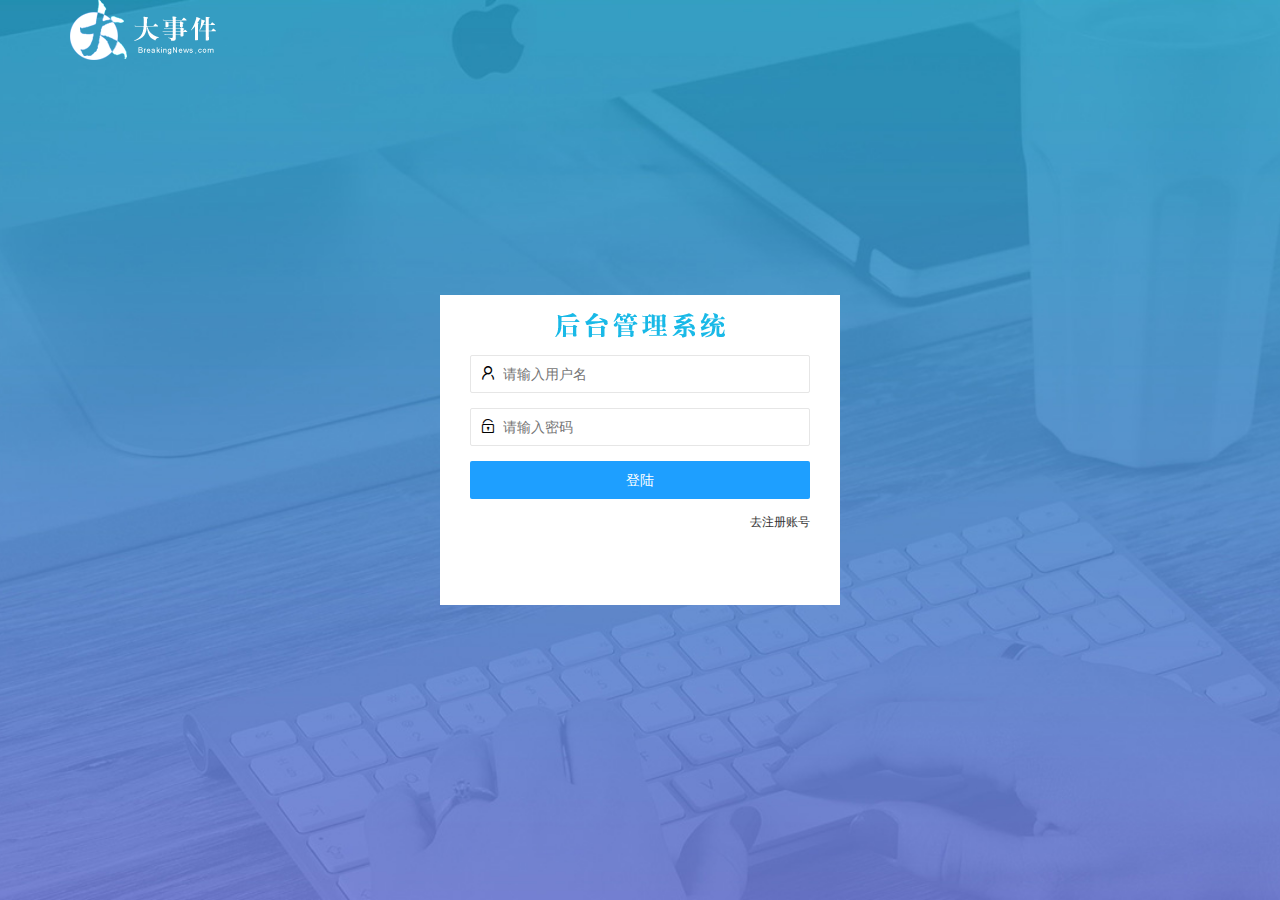
<file: login.html>
<!DOCTYPE html>
<html lang="en">

<head>
    <meta charset="UTF-8">
    <meta http-equiv="X-UA-Compatible" content="IE=edge">
    <meta name="viewport" content="width=device-width, initial-scale=1.0">
    <title>大事件-登陆/注册</title>
    <link rel="stylesheet" href="./assets//lib//layui/css/layui.css">
    <link rel="stylesheet" href="./assets/css/login.css">
</head>

<body>
    <!-- 头部logo区 -->
    <div class="layui-main">
        <img src="./assets/images/logo.png" alt="">
    </div>

    <!-- 登陆注册区 -->
    <div class="loginAndRegBox">
        <div class="title-box"></div>
        <!-- 去登陆的div -->
        <div class="login-box">
            <!-- 登陆的表单 -->
            <form class="layui-form" id="form_login">
                <!-- 用户名 -->
                <div class="layui-form-item">
                    <i class="layui-icon layui-icon-username"></i>
                    <input type="text" name="username" required lay-verify="required" placeholder="请输入用户名" autocomplete="off" class="layui-input">
                </div>
                <!-- 密码 -->
                <div class="layui-form-item">
                    <i class="layui-icon layui-icon-password"></i>
                    <input type="password" name="password" required lay-verify="required|pwd" placeholder="请输入密码" autocomplete="off" class="layui-input">
                </div>
                <div class="layui-form-item">
                    <button class="layui-btn layui-btn-fluid layui-btn-normal" lay-submit>登陆</button>
                </div>
                <div class="layui-form-item links">
                    <a href="javascript:;" id="link_reg">去注册账号</a>
                </div>
            </form>

        </div>
        <!-- 去注册的div -->
        <div class="reg-box">
            <!-- 注册的表单 -->
            <form class="layui-form" id="form_reg">
                <!-- 用户名 -->
                <div class="layui-form-item">
                    <i class="layui-icon layui-icon-username"></i>
                    <input type="text" name="username" required lay-verify="required" placeholder="请输入用户名" autocomplete="off" class="layui-input">
                </div>
                <!-- 密码 -->
                <div class="layui-form-item">
                    <i class="layui-icon layui-icon-password"></i>
                    <input type="password" name="password" required lay-verify="required|pwd" placeholder="请输入密码" autocomplete="off" class="layui-input">
                </div>
                <!-- 确认密码 -->
                <div class="layui-form-item">
                    <i class="layui-icon layui-icon-password"></i>
                    <input type="password" name="repassword" required lay-verify="required|pwd|repwd" placeholder="再次确认密码" autocomplete="off" class="layui-input">
                </div>
                <div class="layui-form-item">
                    <button class="layui-btn layui-btn-fluid layui-btn-normal" lay-submit>注册</button>
                </div>
                <div class="layui-form-item links">
                    <a href="javascript:;" id="link_login">去登陆</a>
                </div>
            </form>

        </div>
    </div>
    <!-- 导入layui的校验脚本 -->
    <script src="assets/lib/layui/layui.all.js"></script>

    <!-- 导入jQuery和自己的js脚本 -->
    <script src="assets/lib/jquery.js"></script>

    <script src="assets/js/login.js"></script>
</body>

</html>
</file>
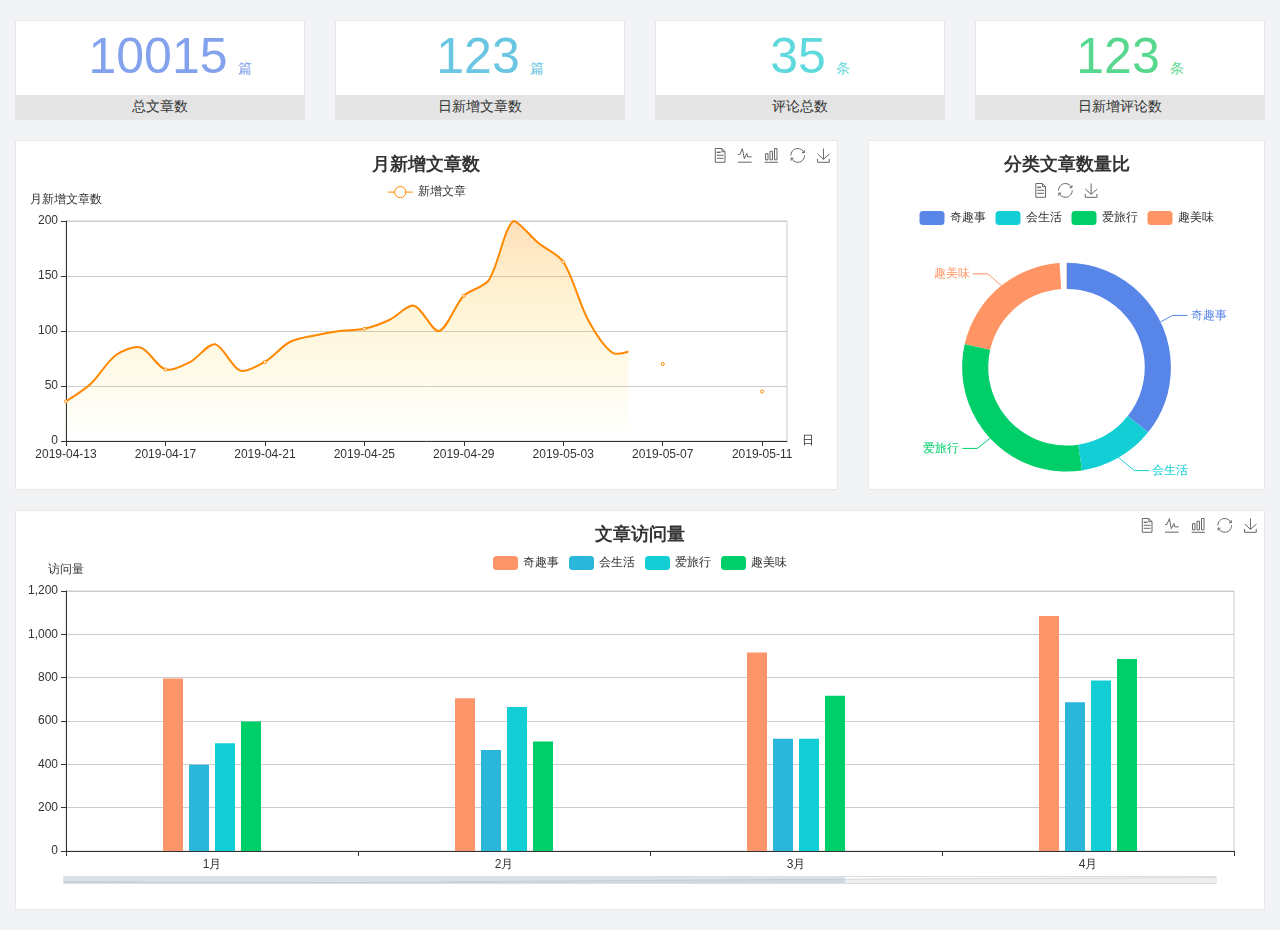
<file: home/dashboard.html>
<!DOCTYPE html>
<html lang="en">

<head>
  <meta charset="UTF-8">
  <meta name="viewport" content="width=device-width, initial-scale=1.0">
  <meta http-equiv="X-UA-Compatible" content="ie=edge">
  <title>图表统计</title>
  <link rel="stylesheet" href="../../assets/lib/bootstrap.css" />
  <link rel="stylesheet" href="../../assets/lib/main.css" />
  <script src="../../assets/lib/jquery.js"></script>
  <script type="text/javascript" src="../../assets/lib/echarts.min.js"></script>
</head>

<body>
  <div class="container-fluid">
    <div class="row spannel_list">
      <div class="col-sm-3 col-xs-6">
        <div class="spannel">
          <em>10015</em><span>篇</span>
          <b>总文章数</b>
        </div>
      </div>
      <div class="col-sm-3 col-xs-6">
        <div class="spannel scolor01">
          <em>123</em><span>篇</span>
          <b>日新增文章数</b>
        </div>
      </div>
      <div class="col-sm-3 col-xs-6">
        <div class="spannel scolor02">
          <em>35</em><span>条</span>
          <b>评论总数</b>
        </div>
      </div>
      <div class="col-sm-3 col-xs-6">
        <div class="spannel scolor03">
          <em>123</em><span>条</span>
          <b>日新增评论数</b>
        </div>
      </div>
    </div>
  </div>

  <div class="container-fluid">
    <div class="row curve-pie">
      <div class="col-lg-8 col-md-8">
        <div class="gragh_pannel" id="curve_show"></div>
      </div>
      <div class="col-lg-4 col-md-4">
        <div class="gragh_pannel" id="pie_show"></div>
      </div>
    </div>
  </div>

  <div class="container-fluid">
    <div class="column_pannel" id="column_show"></div>
  </div>

  <script>
    var oChart = echarts.init(document.getElementById('curve_show'));
    var aList_all = [
      { 'count': 36, 'date': '2019-04-13' },
      { 'count': 52, 'date': '2019-04-14' },
      { 'count': 78, 'date': '2019-04-15' },
      { 'count': 85, 'date': '2019-04-16' },
      { 'count': 65, 'date': '2019-04-17' },
      { 'count': 72, 'date': '2019-04-18' },
      { 'count': 88, 'date': '2019-04-19' },
      { 'count': 64, 'date': '2019-04-20' },
      { 'count': 72, 'date': '2019-04-21' },
      { 'count': 90, 'date': '2019-04-22' },
      { 'count': 96, 'date': '2019-04-23' },
      { 'count': 100, 'date': '2019-04-24' },
      { 'count': 102, 'date': '2019-04-25' },
      { 'count': 110, 'date': '2019-04-26' },
      { 'count': 123, 'date': '2019-04-27' },
      { 'count': 100, 'date': '2019-04-28' },
      { 'count': 132, 'date': '2019-04-29' },
      { 'count': 146, 'date': '2019-04-30' },
      { 'count': 200, 'date': '2019-05-01' },
      { 'count': 180, 'date': '2019-05-02' },
      { 'count': 163, 'date': '2019-05-03' },
      { 'count': 110, 'date': '2019-05-04' },
      { 'count': 80, 'date': '2019-05-05' },
      { 'count': 82, 'date': '2019-05-06' },
      { 'count': 70, 'date': '2019-05-07' },
      { 'count': 65, 'date': '2019-05-08' },
      { 'count': 54, 'date': '2019-05-09' },
      { 'count': 40, 'date': '2019-05-10' },
      { 'count': 45, 'date': '2019-05-11' },
      { 'count': 38, 'date': '2019-05-12' },
    ];

    let aCount = [];
    let aDate = [];

    for (var i = 0; i < aList_all.length; i++) {
      aCount.push(aList_all[i].count);
      aDate.push(aList_all[i].date);
    }

    var chartopt = {
      title: {
        text: '月新增文章数',
        left: 'center',
        top: '10'
      },
      tooltip: {
        trigger: 'axis'
      },
      legend: {
        data: ['新增文章'],
        top: '40'
      },
      toolbox: {
        show: true,
        feature: {
          mark: { show: true },
          dataView: { show: true, readOnly: false },
          magicType: { show: true, type: ['line', 'bar'] },
          restore: { show: true },
          saveAsImage: { show: true }
        }
      },
      calculable: true,
      xAxis: [
        {
          name: '日',
          type: 'category',
          boundaryGap: false,
          data: aDate
        }
      ],
      yAxis: [
        {
          name: '月新增文章数',
          type: 'value'
        }
      ],
      series: [
        {
          name: '新增文章',
          type: 'line',
          smooth: true,
          itemStyle: { normal: { areaStyle: { type: 'default' }, color: '#f80' }, lineStyle: { color: '#f80' } },
          data: aCount
        }],
      areaStyle: {
        normal: {
          color: new echarts.graphic.LinearGradient(0, 0, 0, 1, [{
            offset: 0,
            color: 'rgba(255,136,0,0.39)'
          }, {
            offset: .34,
            color: 'rgba(255,180,0,0.25)'
          }, {
            offset: 1,
            color: 'rgba(255,222,0,0.00)'
          }])

        }
      },
      grid: {
        show: true,
        x: 50,
        x2: 50,
        y: 80,
        height: 220
      }
    };

    oChart.setOption(chartopt);


    var oPie = echarts.init(document.getElementById('pie_show'));
    var oPieopt =
    {
      title: {
        top: 10,
        text: '分类文章数量比',
        x: 'center'
      },
      tooltip: {
        trigger: 'item',
        formatter: "{a} <br/>{b} : {c} ({d}%)"
      },
      color: ['#5885e8', '#13cfd5', '#00ce68', '#ff9565'],
      legend: {
        x: 'center',
        top: 65,
        data: ['奇趣事', '会生活', '爱旅行', '趣美味']
      },
      toolbox: {
        show: true,
        x: 'center',
        top: 35,
        feature: {
          mark: { show: true },
          dataView: { show: true, readOnly: false },
          magicType: {
            show: true,
            type: ['pie', 'funnel'],
            option: {
              funnel: {
                x: '25%',
                width: '50%',
                funnelAlign: 'left',
                max: 1548
              }
            }
          },
          restore: { show: true },
          saveAsImage: { show: true }
        }
      },
      calculable: true,
      series: [
        {
          name: '访问来源',
          type: 'pie',
          radius: ['45%', '60%'],
          center: ['50%', '65%'],
          data: [
            { value: 300, name: '奇趣事' },
            { value: 100, name: '会生活' },
            { value: 260, name: '爱旅行' },
            { value: 180, name: '趣美味' }
          ]
        }
      ]
    };
    oPie.setOption(oPieopt);



    var oColumn = this.echarts.init(document.getElementById('column_show'));
    var oColumnopt =
    {
      title: {
        text: '文章访问量',
        left: 'center',
        top: '10'
      },
      tooltip: {
        trigger: 'axis'
      },
      legend: {
        data: ['奇趣事', '会生活', '爱旅行', '趣美味'],
        top: '40'
      },
      toolbox: {
        show: true,
        feature: {
          mark: { show: true },
          dataView: { show: true, readOnly: false },
          magicType: { show: true, type: ['line', 'bar'] },
          restore: { show: true },
          saveAsImage: { show: true }
        }
      },
      calculable: true,
      xAxis: [
        {
          type: 'category',
          data: ['1月', '2月', '3月', '4月', '5月']
        }
      ],
      yAxis: [
        {
          name: '访问量',
          type: 'value'
        }
      ],
      series: [
        {
          name: '奇趣事',
          type: 'bar',
          barWidth: 20,
          itemStyle: {
            normal: { areaStyle: { type: 'default' }, color: '#fd956a' }
          },
          data: [800, 708, 920, 1090, 1200]
        },
        {
          name: '会生活',
          type: 'bar',
          barWidth: 20,
          itemStyle: {
            normal: { areaStyle: { type: 'default' }, color: '#2bb6db' }
          },
          data: [400, 468, 520, 690, 800]
        },
        {
          name: '爱旅行',
          type: 'bar',
          barWidth: 20,
          itemStyle: {
            normal: { areaStyle: { type: 'default' }, color: '#13cfd5' }
          },
          data: [500, 668, 520, 790, 900]
        },
        {
          name: '趣美味',
          type: 'bar',
          barWidth: 20,
          itemStyle: {
            normal: { areaStyle: { type: 'default' }, color: '#00ce68' }
          },
          data: [600, 508, 720, 890, 1000]
        }
      ],
      grid: {
        show: true,
        x: 50,
        x2: 30,
        y: 80,
        height: 260
      },
      dataZoom: [//给x轴设置滚动条
        {
          start: 0,//默认为0
          end: 100 - 1000 / 31,//默认为100
          type: 'slider',
          show: true,
          xAxisIndex: [0],
          handleSize: 0,//滑动条的 左右2个滑动条的大小
          height: 8,//组件高度
          left: 45, //左边的距离
          right: 50,//右边的距离
          bottom: 26,//右边的距离
          handleColor: '#ddd',//h滑动图标的颜色
          handleStyle: {
            borderColor: "#cacaca",
            borderWidth: "1",
            shadowBlur: 2,
            background: "#ddd",
            shadowColor: "#ddd",
          }
        }]
    };
    oColumn.setOption(oColumnopt);
  </script>
</body>

</html>
</file>
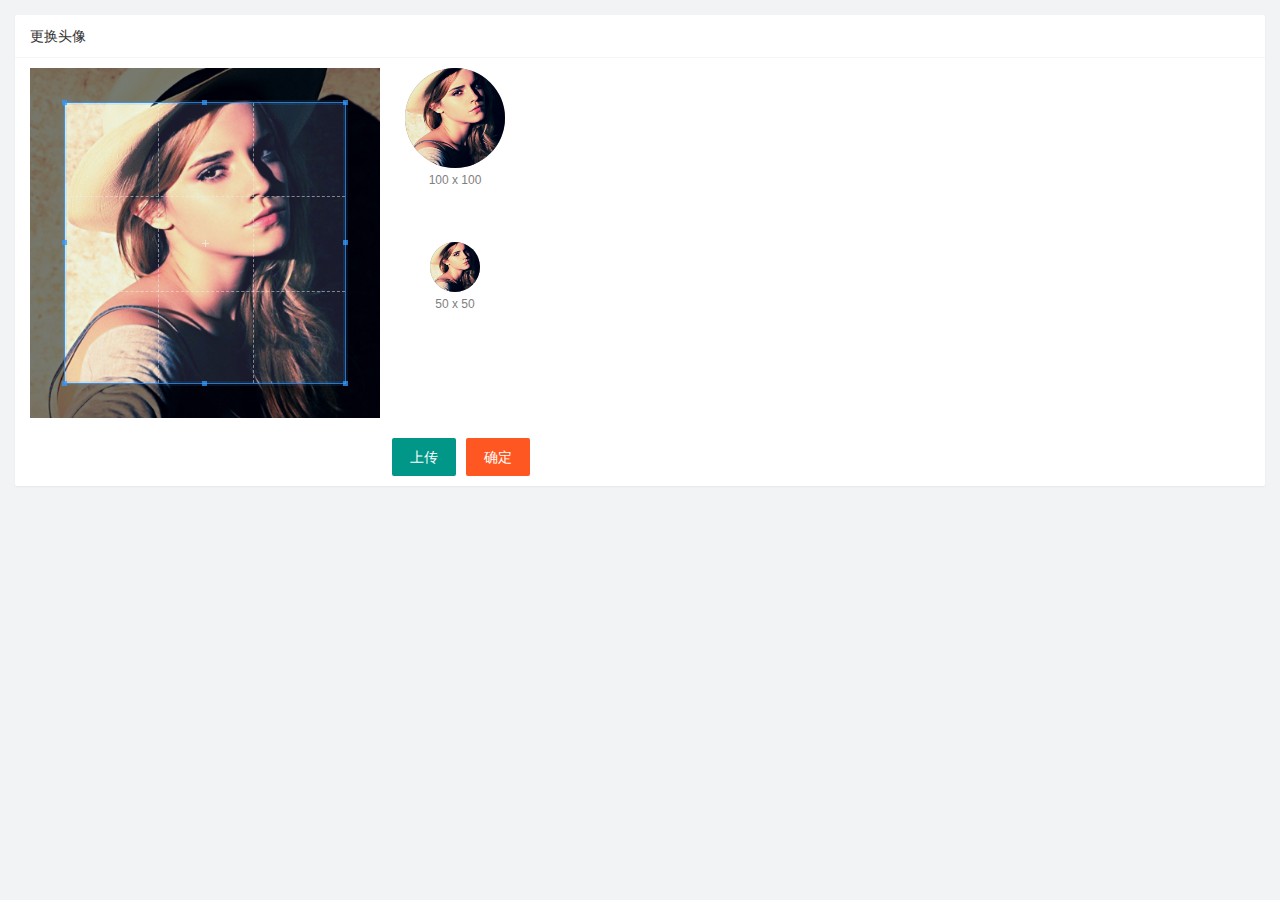
<file: user/user_avatar.html>
<!DOCTYPE html>
<html lang="en">

<head>
    <meta charset="UTF-8">
    <meta http-equiv="X-UA-Compatible" content="IE=edge">
    <meta name="viewport" content="width=device-width, initial-scale=1.0">
    <title>Document</title>
    <!-- 导入layui的样式 -->
    <link rel="stylesheet" href="/assets/lib/layui/css/layui.css">
    <link rel="stylesheet" href="/assets/lib/cropper/cropper.css" />
    <!-- 导入自己的css -->
    <link rel="stylesheet" href="/assets/css/user/user_avatar.css">
</head>

<body>
    <!-- 卡片区域 -->
    <div class="layui-card">
        <div class="layui-card-header">更换头像</div>
        <div class="layui-card-body">
            <!-- 第一行的图片裁剪和预览区域 -->
            <div class="row1">
                <!-- 图片裁剪区域 -->
                <div class="cropper-box">
                    <!-- 这个 img 标签很重要，将来会把它初始化为裁剪区域 -->
                    <img id="image" src="/assets/images/sample.jpg" />
                </div>
                <!-- 图片的预览区域 -->
                <div class="preview-box">
                    <div>
                        <!-- 宽高为 100px 的预览区域 -->
                        <div class="img-preview w100"></div>
                        <p class="size">100 x 100</p>
                    </div>
                    <div>
                        <!-- 宽高为 50px 的预览区域 -->
                        <div class="img-preview w50"></div>
                        <p class="size">50 x 50</p>
                    </div>
                </div>
            </div>

            <!-- 第二行的按钮区域 -->
            <div class="row2">
                <!-- 通过accept属性可以设置选择图片类型 -->
                <input type="file" id="file" accept="image/png,image/jpeg">
                <button type="button" class="layui-btn" id="btnChooseImage">上传</button>
                <button type="button" class="layui-btn layui-btn-danger" id="btnUpload">确定</button>
            </div>
        </div>
    </div>

    <script src="/assets/lib/layui/layui.all.js"></script>
    <script src="/assets/lib/jquery.js"></script>
    <script src="/assets/lib/cropper/Cropper.js"></script>
    <script src="/assets/lib/cropper/jquery-cropper.js"></script>
    <script src="/assets/js/user/user_avatar.js"></script>
</body>

</html>
</file>
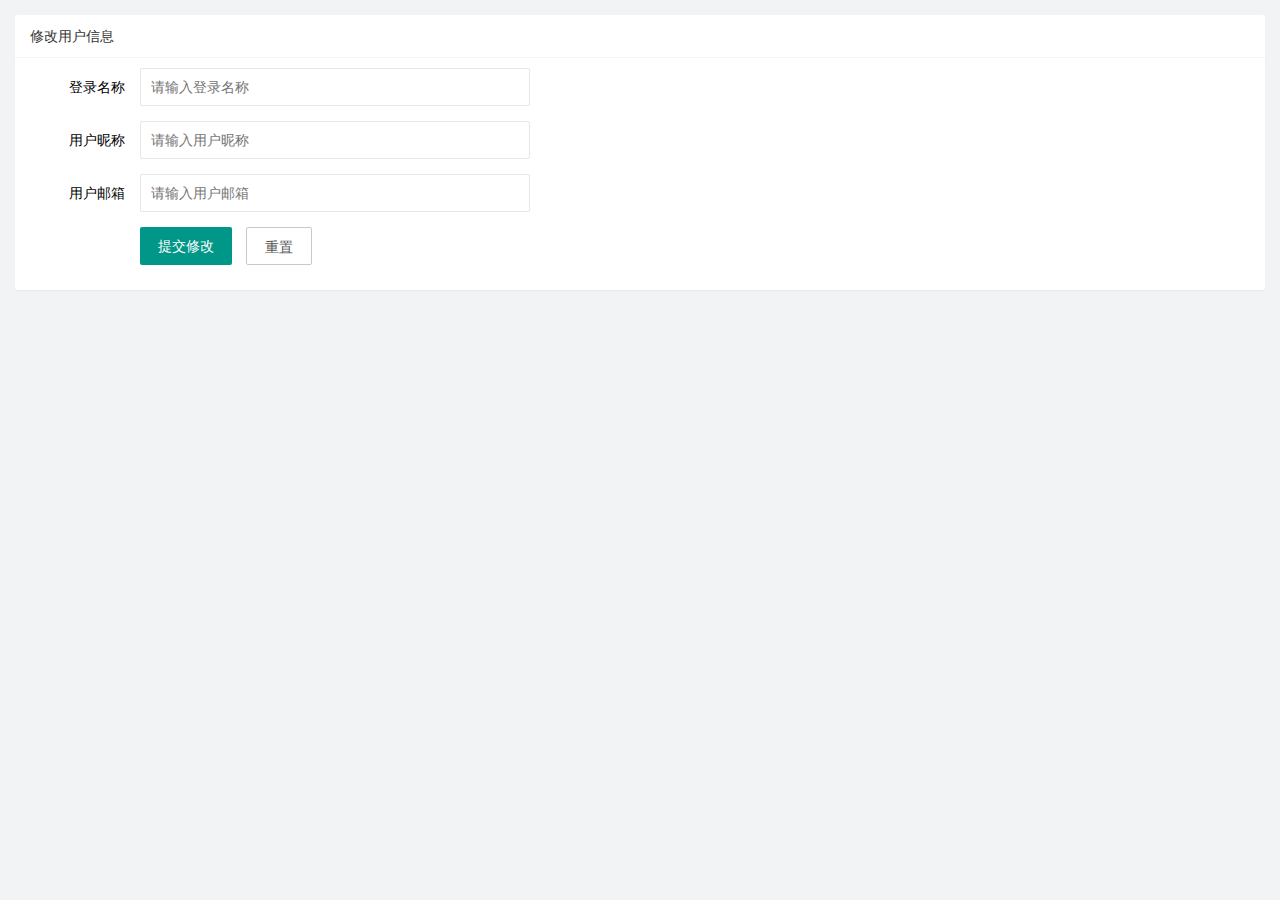
<file: user/user_info.html>
<!DOCTYPE html>
<html lang="en">

<head>
    <meta charset="UTF-8">
    <meta http-equiv="X-UA-Compatible" content="IE=edge">
    <meta name="viewport" content="width=device-width, initial-scale=1.0">
    <title>Document</title>
    <!-- 导入layui的样式 -->
    <link rel="stylesheet" href="/assets/lib/layui/css/layui.css">
    <!-- 导入自己的css -->
    <link rel="stylesheet" href="/assets/css/user/user_info.css">
</head>

<body>
    <!-- 卡片区域 -->
    <div class="layui-card">
        <div class="layui-card-header">修改用户信息</div>
        <div class="layui-card-body">
            <!-- form 表单区域 -->
            <form class="layui-form" lay-filter="formUserInfo">
                <div class="layui-form-item">
                    <!-- 这是隐藏域 -->
                    <input type="hidden" name="id" value="">
                    <label class="layui-form-label">登录名称</label>
                    <div class="layui-input-block">
                        <input type="text" name="username" required lay-verify="required" placeholder="请输入登录名称" autocomplete="off" class="layui-input" readonly />
                    </div>
                </div>
                <div class="layui-form-item">
                    <label class="layui-form-label">用户昵称</label>
                    <div class="layui-input-block">
                        <input type="text" name="nickname" required lay-verify="required|nickname" placeholder="请输入用户昵称" autocomplete="off" class="layui-input" />
                    </div>
                </div>
                <div class="layui-form-item">
                    <label class="layui-form-label">用户邮箱</label>
                    <div class="layui-input-block">
                        <input type="text" name="email" required lay-verify="required|email" placeholder="请输入用户邮箱" autocomplete="off" class="layui-input" />
                    </div>
                </div>
                <div class="layui-form-item">
                    <div class="layui-input-block">
                        <button class="layui-btn" lay-submit lay-filter="formDemo">提交修改</button>
                        <button type="reset" class="layui-btn layui-btn-primary" id="btnReset">重置</button>
                    </div>
                </div>
            </form>
        </div>
    </div>

    <!-- 导入 layui 的 js -->
    <script src="/assets/lib/layui/layui.all.js"></script>
    <!-- 导入 jquery -->
    <script src="/assets/lib/jquery.js"></script>
    <!-- 导入自己的 js -->
    <script src="/assets/js/user/user_info.js"></script>
</body>

</html>
</file>
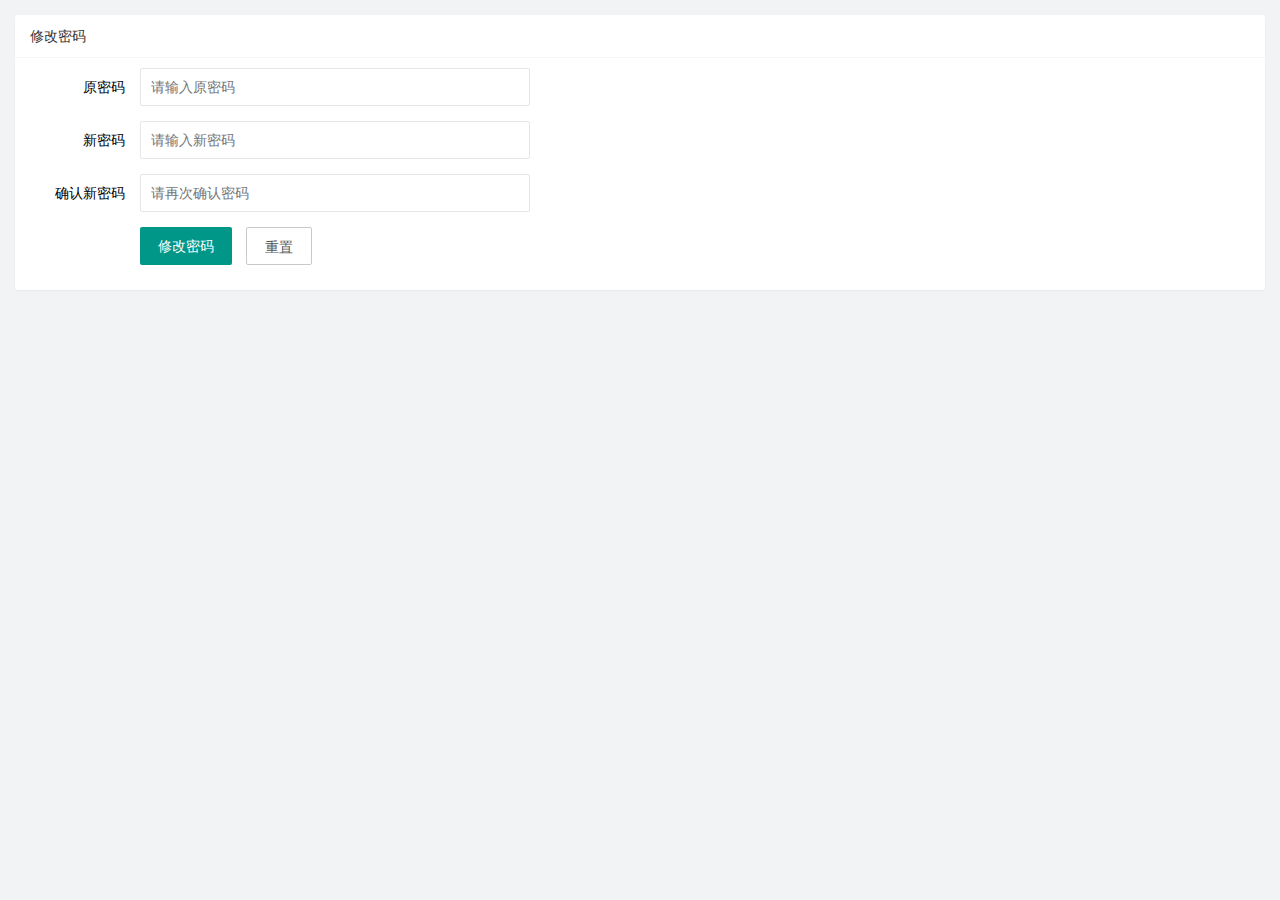
<file: user/user_pwd.html>
<!DOCTYPE html>
<html lang="en">

<head>
    <meta charset="UTF-8">
    <meta http-equiv="X-UA-Compatible" content="IE=edge">
    <meta name="viewport" content="width=device-width, initial-scale=1.0">
    <title>Document</title>
    <!-- 导入layui的样式 -->
    <link rel="stylesheet" href="/assets/lib/layui/css/layui.css">
    <!-- 导入自己的css -->
    <link rel="stylesheet" href="/assets/css/user/user_pwd.css">
</head>

<body>
    <!-- 卡片区域 -->
    <div class="layui-card">
        <div class="layui-card-header">修改密码</div>
        <div class="layui-card-body">
            <form class="layui-form">
                <div class="layui-form-item">
                    <label class="layui-form-label">原密码</label>
                    <div class="layui-input-block">
                        <input type="password" name="oldPwd" required lay-verify="required|pwd" placeholder="请输入原密码" autocomplete="off" class="layui-input" />
                    </div>
                </div>
                <div class="layui-form-item">
                    <label class="layui-form-label">新密码</label>
                    <div class="layui-input-block">
                        <input type="password" name="newPwd" required lay-verify="required|pwd|samePwd" placeholder="请输入新密码" autocomplete="off" class="layui-input" />
                    </div>
                </div>
                <div class="layui-form-item">
                    <label class="layui-form-label">确认新密码</label>
                    <div class="layui-input-block">
                        <input type="password" name="rePwd" required lay-verify="required|pwd|rePwd" placeholder="请再次确认密码" autocomplete="off" class="layui-input" />
                    </div>
                </div>
                <div class="layui-form-item">
                    <div class="layui-input-block">
                        <button class="layui-btn" lay-submit lay-filter="formDemo">修改密码</button>
                        <button type="reset" class="layui-btn layui-btn-primary">重置</button>
                    </div>
                </div>
            </form>
        </div>
    </div>
    <!-- 导入 layui 的 js -->
    <script src="/assets/lib/layui/layui.all.js"></script>
    <!-- 导入 jQuery -->
    <script src="/assets/lib/jquery.js"></script>
    <!-- 导入自己的 js -->
    <script src="/assets/js/user/user_pwd.js"></script>
</body>

</html>
</file>
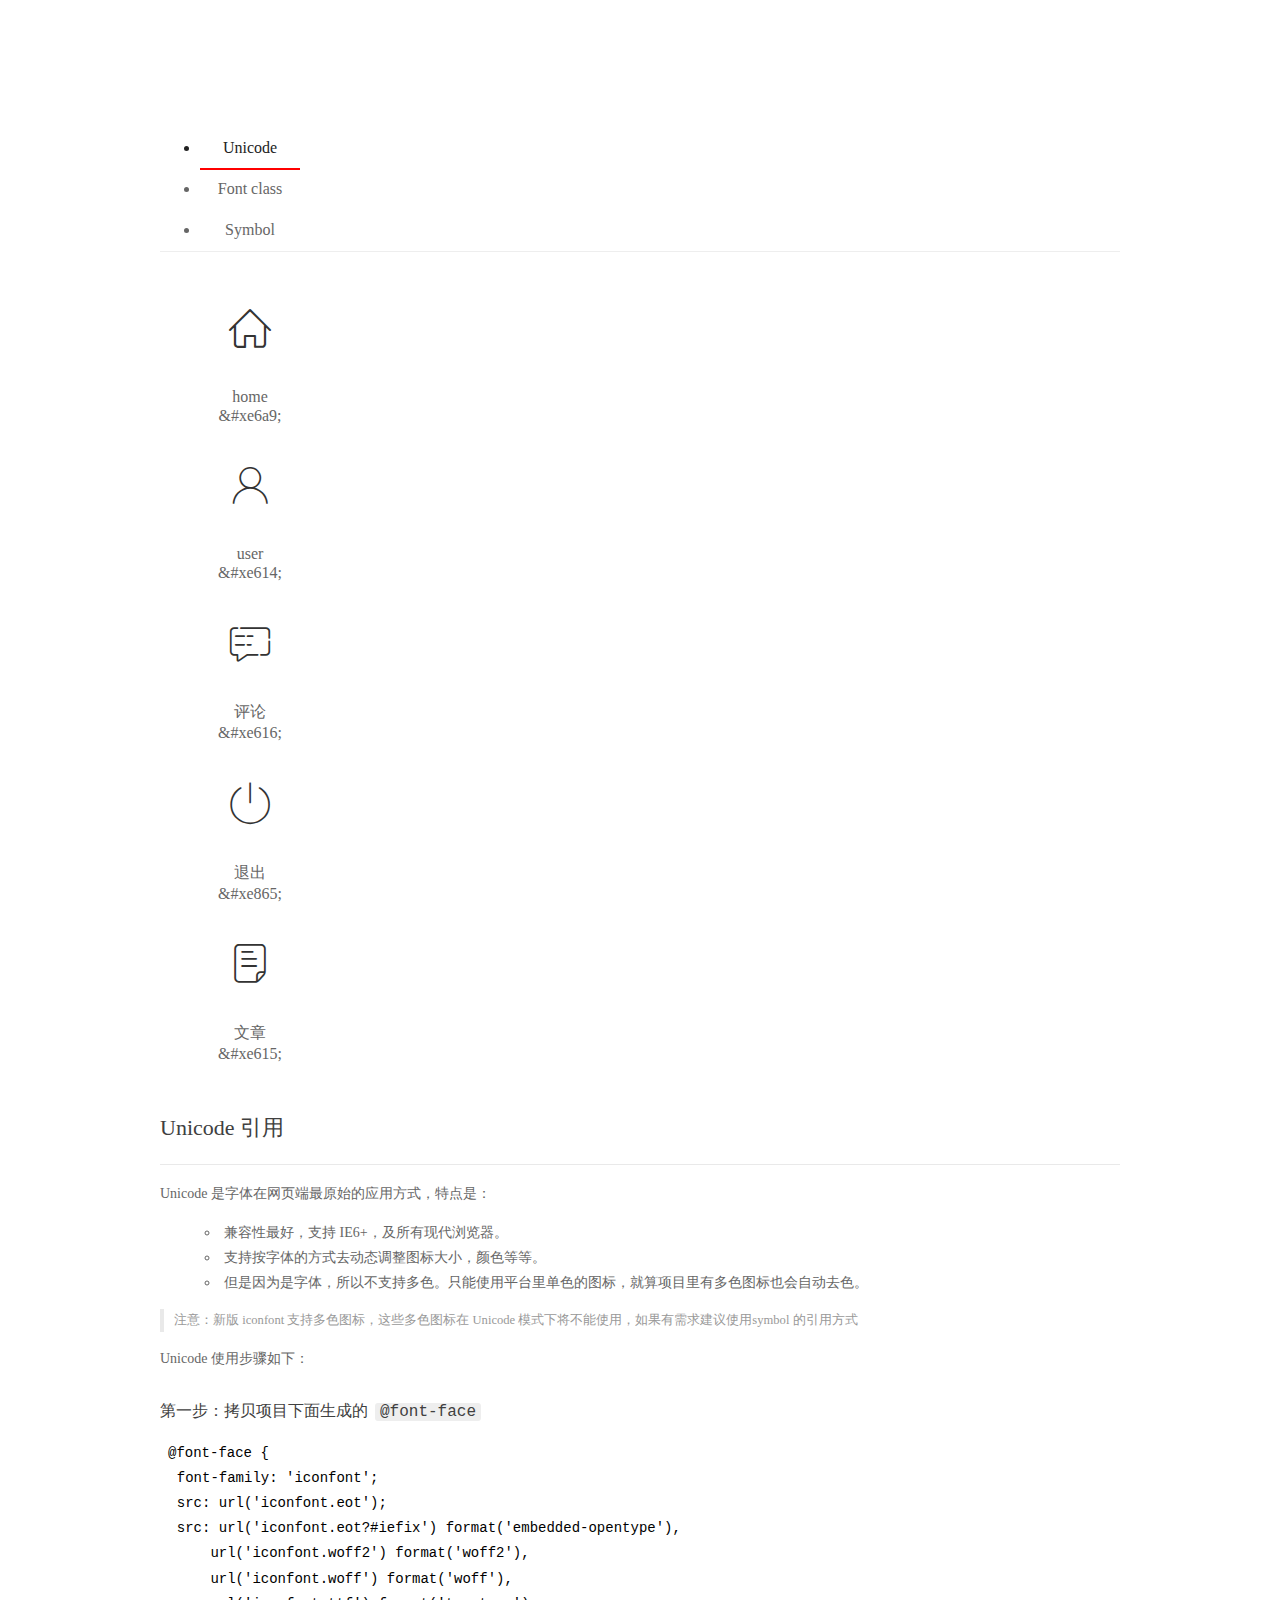
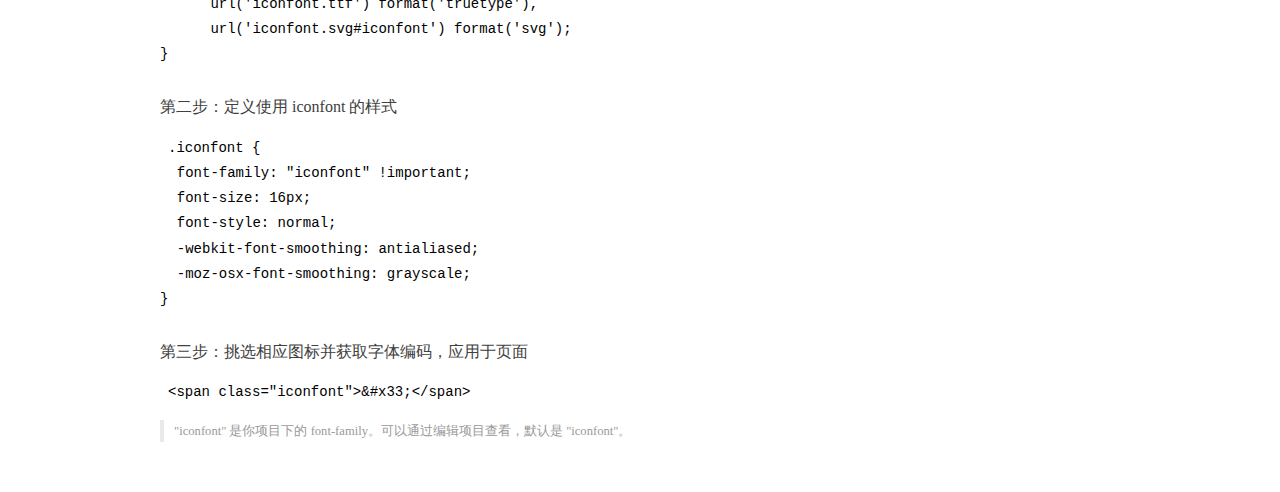
<file: assets/fonts/demo_index.html>
<!DOCTYPE html>
<html>
<head>
  <meta charset="utf-8"/>
  <title>IconFont Demo</title>
  <link rel="shortcut icon" href="https://gtms04.alicdn.com/tps/i4/TB1_oz6GVXXXXaFXpXXJDFnIXXX-64-64.ico" type="image/x-icon"/>
  <link rel="stylesheet" href="https://g.alicdn.com/thx/cube/1.3.2/cube.min.css">
  <link rel="stylesheet" href="demo.css">
  <link rel="stylesheet" href="iconfont.css">
  <script src="iconfont.js"></script>
  <!-- jQuery -->
  <script src="https://a1.alicdn.com/oss/uploads/2018/12/26/7bfddb60-08e8-11e9-9b04-53e73bb6408b.js"></script>
  <!-- 代码高亮 -->
  <script src="https://a1.alicdn.com/oss/uploads/2018/12/26/a3f714d0-08e6-11e9-8a15-ebf944d7534c.js"></script>
</head>
<body>
  <div class="main">
    <h1 class="logo"><a href="https://www.iconfont.cn/" title="iconfont 首页" target="_blank">&#xe86b;</a></h1>
    <div class="nav-tabs">
      <ul id="tabs" class="dib-box">
        <li class="dib active"><span>Unicode</span></li>
        <li class="dib"><span>Font class</span></li>
        <li class="dib"><span>Symbol</span></li>
      </ul>
      
    </div>
    <div class="tab-container">
      <div class="content unicode" style="display: block;">
          <ul class="icon_lists dib-box">
          
            <li class="dib">
              <span class="icon iconfont">&#xe6a9;</span>
                <div class="name">home</div>
                <div class="code-name">&amp;#xe6a9;</div>
              </li>
          
            <li class="dib">
              <span class="icon iconfont">&#xe614;</span>
                <div class="name">user</div>
                <div class="code-name">&amp;#xe614;</div>
              </li>
          
            <li class="dib">
              <span class="icon iconfont">&#xe616;</span>
                <div class="name">评论</div>
                <div class="code-name">&amp;#xe616;</div>
              </li>
          
            <li class="dib">
              <span class="icon iconfont">&#xe865;</span>
                <div class="name">退出</div>
                <div class="code-name">&amp;#xe865;</div>
              </li>
          
            <li class="dib">
              <span class="icon iconfont">&#xe615;</span>
                <div class="name">文章</div>
                <div class="code-name">&amp;#xe615;</div>
              </li>
          
          </ul>
          <div class="article markdown">
          <h2 id="unicode-">Unicode 引用</h2>
          <hr>

          <p>Unicode 是字体在网页端最原始的应用方式，特点是：</p>
          <ul>
            <li>兼容性最好，支持 IE6+，及所有现代浏览器。</li>
            <li>支持按字体的方式去动态调整图标大小，颜色等等。</li>
            <li>但是因为是字体，所以不支持多色。只能使用平台里单色的图标，就算项目里有多色图标也会自动去色。</li>
          </ul>
          <blockquote>
            <p>注意：新版 iconfont 支持多色图标，这些多色图标在 Unicode 模式下将不能使用，如果有需求建议使用symbol 的引用方式</p>
          </blockquote>
          <p>Unicode 使用步骤如下：</p>
          <h3 id="-font-face">第一步：拷贝项目下面生成的 <code>@font-face</code></h3>
<pre><code class="language-css"
>@font-face {
  font-family: 'iconfont';
  src: url('iconfont.eot');
  src: url('iconfont.eot?#iefix') format('embedded-opentype'),
      url('iconfont.woff2') format('woff2'),
      url('iconfont.woff') format('woff'),
      url('iconfont.ttf') format('truetype'),
      url('iconfont.svg#iconfont') format('svg');
}
</code></pre>
          <h3 id="-iconfont-">第二步：定义使用 iconfont 的样式</h3>
<pre><code class="language-css"
>.iconfont {
  font-family: "iconfont" !important;
  font-size: 16px;
  font-style: normal;
  -webkit-font-smoothing: antialiased;
  -moz-osx-font-smoothing: grayscale;
}
</code></pre>
          <h3 id="-">第三步：挑选相应图标并获取字体编码，应用于页面</h3>
<pre>
<code class="language-html"
>&lt;span class="iconfont"&gt;&amp;#x33;&lt;/span&gt;
</code></pre>
          <blockquote>
            <p>"iconfont" 是你项目下的 font-family。可以通过编辑项目查看，默认是 "iconfont"。</p>
          </blockquote>
          </div>
      </div>
      <div class="content font-class">
        <ul class="icon_lists dib-box">
          
          <li class="dib">
            <span class="icon iconfont icon-home"></span>
            <div class="name">
              home
            </div>
            <div class="code-name">.icon-home
            </div>
          </li>
          
          <li class="dib">
            <span class="icon iconfont icon-user"></span>
            <div class="name">
              user
            </div>
            <div class="code-name">.icon-user
            </div>
          </li>
          
          <li class="dib">
            <span class="icon iconfont icon-pinglun"></span>
            <div class="name">
              评论
            </div>
            <div class="code-name">.icon-pinglun
            </div>
          </li>
          
          <li class="dib">
            <span class="icon iconfont icon-tuichu"></span>
            <div class="name">
              退出
            </div>
            <div class="code-name">.icon-tuichu
            </div>
          </li>
          
          <li class="dib">
            <span class="icon iconfont icon-16"></span>
            <div class="name">
              文章
            </div>
            <div class="code-name">.icon-16
            </div>
          </li>
          
        </ul>
        <div class="article markdown">
        <h2 id="font-class-">font-class 引用</h2>
        <hr>

        <p>font-class 是 Unicode 使用方式的一种变种，主要是解决 Unicode 书写不直观，语意不明确的问题。</p>
        <p>与 Unicode 使用方式相比，具有如下特点：</p>
        <ul>
          <li>兼容性良好，支持 IE8+，及所有现代浏览器。</li>
          <li>相比于 Unicode 语意明确，书写更直观。可以很容易分辨这个 icon 是什么。</li>
          <li>因为使用 class 来定义图标，所以当要替换图标时，只需要修改 class 里面的 Unicode 引用。</li>
          <li>不过因为本质上还是使用的字体，所以多色图标还是不支持的。</li>
        </ul>
        <p>使用步骤如下：</p>
        <h3 id="-fontclass-">第一步：引入项目下面生成的 fontclass 代码：</h3>
<pre><code class="language-html">&lt;link rel="stylesheet" href="./iconfont.css"&gt;
</code></pre>
        <h3 id="-">第二步：挑选相应图标并获取类名，应用于页面：</h3>
<pre><code class="language-html">&lt;span class="iconfont icon-xxx"&gt;&lt;/span&gt;
</code></pre>
        <blockquote>
          <p>"
            iconfont" 是你项目下的 font-family。可以通过编辑项目查看，默认是 "iconfont"。</p>
        </blockquote>
      </div>
      </div>
      <div class="content symbol">
          <ul class="icon_lists dib-box">
          
            <li class="dib">
                <svg class="icon svg-icon" aria-hidden="true">
                  <use xlink:href="#icon-home"></use>
                </svg>
                <div class="name">home</div>
                <div class="code-name">#icon-home</div>
            </li>
          
            <li class="dib">
                <svg class="icon svg-icon" aria-hidden="true">
                  <use xlink:href="#icon-user"></use>
                </svg>
                <div class="name">user</div>
                <div class="code-name">#icon-user</div>
            </li>
          
            <li class="dib">
                <svg class="icon svg-icon" aria-hidden="true">
                  <use xlink:href="#icon-pinglun"></use>
                </svg>
                <div class="name">评论</div>
                <div class="code-name">#icon-pinglun</div>
            </li>
          
            <li class="dib">
                <svg class="icon svg-icon" aria-hidden="true">
                  <use xlink:href="#icon-tuichu"></use>
                </svg>
                <div class="name">退出</div>
                <div class="code-name">#icon-tuichu</div>
            </li>
          
            <li class="dib">
                <svg class="icon svg-icon" aria-hidden="true">
                  <use xlink:href="#icon-16"></use>
                </svg>
                <div class="name">文章</div>
                <div class="code-name">#icon-16</div>
            </li>
          
          </ul>
          <div class="article markdown">
          <h2 id="symbol-">Symbol 引用</h2>
          <hr>

          <p>这是一种全新的使用方式，应该说这才是未来的主流，也是平台目前推荐的用法。相关介绍可以参考这篇<a href="">文章</a>
            这种用法其实是做了一个 SVG 的集合，与另外两种相比具有如下特点：</p>
          <ul>
            <li>支持多色图标了，不再受单色限制。</li>
            <li>通过一些技巧，支持像字体那样，通过 <code>font-size</code>, <code>color</code> 来调整样式。</li>
            <li>兼容性较差，支持 IE9+，及现代浏览器。</li>
            <li>浏览器渲染 SVG 的性能一般，还不如 png。</li>
          </ul>
          <p>使用步骤如下：</p>
          <h3 id="-symbol-">第一步：引入项目下面生成的 symbol 代码：</h3>
<pre><code class="language-html">&lt;script src="./iconfont.js"&gt;&lt;/script&gt;
</code></pre>
          <h3 id="-css-">第二步：加入通用 CSS 代码（引入一次就行）：</h3>
<pre><code class="language-html">&lt;style&gt;
.icon {
  width: 1em;
  height: 1em;
  vertical-align: -0.15em;
  fill: currentColor;
  overflow: hidden;
}
&lt;/style&gt;
</code></pre>
          <h3 id="-">第三步：挑选相应图标并获取类名，应用于页面：</h3>
<pre><code class="language-html">&lt;svg class="icon" aria-hidden="true"&gt;
  &lt;use xlink:href="#icon-xxx"&gt;&lt;/use&gt;
&lt;/svg&gt;
</code></pre>
          </div>
      </div>

    </div>
  </div>
  <script>
  $(document).ready(function () {
      $('.tab-container .content:first').show()

      $('#tabs li').click(function (e) {
        var tabContent = $('.tab-container .content')
        var index = $(this).index()

        if ($(this).hasClass('active')) {
          return
        } else {
          $('#tabs li').removeClass('active')
          $(this).addClass('active')

          tabContent.hide().eq(index).fadeIn()
        }
      })
    })
  </script>
</body>
</html>
</file>
<file: assets/lib/layui/css/layui.css>
/** layui-v2.5.5 MIT License By https://www.layui.com */
 .layui-inline,img{display:inline-block;vertical-align:middle}h1,h2,h3,h4,h5,h6{font-weight:400}.layui-edge,.layui-header,.layui-inline,.layui-main{position:relative}.layui-body,.layui-edge,.layui-elip{overflow:hidden}.layui-btn,.layui-edge,.layui-inline,img{vertical-align:middle}.layui-btn,.layui-disabled,.layui-icon,.layui-unselect{-moz-user-select:none;-webkit-user-select:none;-ms-user-select:none}.layui-elip,.layui-form-checkbox span,.layui-form-pane .layui-form-label{text-overflow:ellipsis;white-space:nowrap}.layui-breadcrumb,.layui-tree-btnGroup{visibility:hidden}blockquote,body,button,dd,div,dl,dt,form,h1,h2,h3,h4,h5,h6,input,li,ol,p,pre,td,textarea,th,ul{margin:0;padding:0;-webkit-tap-highlight-color:rgba(0,0,0,0)}a:active,a:hover{outline:0}img{border:none}li{list-style:none}table{border-collapse:collapse;border-spacing:0}h4,h5,h6{font-size:100%}button,input,optgroup,option,select,textarea{font-family:inherit;font-size:inherit;font-style:inherit;font-weight:inherit;outline:0}pre{white-space:pre-wrap;white-space:-moz-pre-wrap;white-space:-pre-wrap;white-space:-o-pre-wrap;word-wrap:break-word}body{line-height:24px;font:14px Helvetica Neue,Helvetica,PingFang SC,Tahoma,Arial,sans-serif}hr{height:1px;margin:10px 0;border:0;clear:both}a{color:#333;text-decoration:none}a:hover{color:#777}a cite{font-style:normal;*cursor:pointer}.layui-border-box,.layui-border-box *{box-sizing:border-box}.layui-box,.layui-box *{box-sizing:content-box}.layui-clear{clear:both;*zoom:1}.layui-clear:after{content:'\20';clear:both;*zoom:1;display:block;height:0}.layui-inline{*display:inline;*zoom:1}.layui-edge{display:inline-block;width:0;height:0;border-width:6px;border-style:dashed;border-color:transparent}.layui-edge-top{top:-4px;border-bottom-color:#999;border-bottom-style:solid}.layui-edge-right{border-left-color:#999;border-left-style:solid}.layui-edge-bottom{top:2px;border-top-color:#999;border-top-style:solid}.layui-edge-left{border-right-color:#999;border-right-style:solid}.layui-disabled,.layui-disabled:hover{color:#d2d2d2!important;cursor:not-allowed!important}.layui-circle{border-radius:100%}.layui-show{display:block!important}.layui-hide{display:none!important}@font-face{font-family:layui-icon;src:url(../font/iconfont.eot?v=250);src:url(../font/iconfont.eot?v=250#iefix) format('embedded-opentype'),url(../font/iconfont.woff2?v=250) format('woff2'),url(../font/iconfont.woff?v=250) format('woff'),url(../font/iconfont.ttf?v=250) format('truetype'),url(../font/iconfont.svg?v=250#layui-icon) format('svg')}.layui-icon{font-family:layui-icon!important;font-size:16px;font-style:normal;-webkit-font-smoothing:antialiased;-moz-osx-font-smoothing:grayscale}.layui-icon-reply-fill:before{content:"\e611"}.layui-icon-set-fill:before{content:"\e614"}.layui-icon-menu-fill:before{content:"\e60f"}.layui-icon-search:before{content:"\e615"}.layui-icon-share:before{content:"\e641"}.layui-icon-set-sm:before{content:"\e620"}.layui-icon-engine:before{content:"\e628"}.layui-icon-close:before{content:"\1006"}.layui-icon-close-fill:before{content:"\1007"}.layui-icon-chart-screen:before{content:"\e629"}.layui-icon-star:before{content:"\e600"}.layui-icon-circle-dot:before{content:"\e617"}.layui-icon-chat:before{content:"\e606"}.layui-icon-release:before{content:"\e609"}.layui-icon-list:before{content:"\e60a"}.layui-icon-chart:before{content:"\e62c"}.layui-icon-ok-circle:before{content:"\1005"}.layui-icon-layim-theme:before{content:"\e61b"}.layui-icon-table:before{content:"\e62d"}.layui-icon-right:before{content:"\e602"}.layui-icon-left:before{content:"\e603"}.layui-icon-cart-simple:before{content:"\e698"}.layui-icon-face-cry:before{content:"\e69c"}.layui-icon-face-smile:before{content:"\e6af"}.layui-icon-survey:before{content:"\e6b2"}.layui-icon-tree:before{content:"\e62e"}.layui-icon-upload-circle:before{content:"\e62f"}.layui-icon-add-circle:before{content:"\e61f"}.layui-icon-download-circle:before{content:"\e601"}.layui-icon-templeate-1:before{content:"\e630"}.layui-icon-util:before{content:"\e631"}.layui-icon-face-surprised:before{content:"\e664"}.layui-icon-edit:before{content:"\e642"}.layui-icon-speaker:before{content:"\e645"}.layui-icon-down:before{content:"\e61a"}.layui-icon-file:before{content:"\e621"}.layui-icon-layouts:before{content:"\e632"}.layui-icon-rate-half:before{content:"\e6c9"}.layui-icon-add-circle-fine:before{content:"\e608"}.layui-icon-prev-circle:before{content:"\e633"}.layui-icon-read:before{content:"\e705"}.layui-icon-404:before{content:"\e61c"}.layui-icon-carousel:before{content:"\e634"}.layui-icon-help:before{content:"\e607"}.layui-icon-code-circle:before{content:"\e635"}.layui-icon-water:before{content:"\e636"}.layui-icon-username:before{content:"\e66f"}.layui-icon-find-fill:before{content:"\e670"}.layui-icon-about:before{content:"\e60b"}.layui-icon-location:before{content:"\e715"}.layui-icon-up:before{content:"\e619"}.layui-icon-pause:before{content:"\e651"}.layui-icon-date:before{content:"\e637"}.layui-icon-layim-uploadfile:before{content:"\e61d"}.layui-icon-delete:before{content:"\e640"}.layui-icon-play:before{content:"\e652"}.layui-icon-top:before{content:"\e604"}.layui-icon-friends:before{content:"\e612"}.layui-icon-refresh-3:before{content:"\e9aa"}.layui-icon-ok:before{content:"\e605"}.layui-icon-layer:before{content:"\e638"}.layui-icon-face-smile-fine:before{content:"\e60c"}.layui-icon-dollar:before{content:"\e659"}.layui-icon-group:before{content:"\e613"}.layui-icon-layim-download:before{content:"\e61e"}.layui-icon-picture-fine:before{content:"\e60d"}.layui-icon-link:before{content:"\e64c"}.layui-icon-diamond:before{content:"\e735"}.layui-icon-log:before{content:"\e60e"}.layui-icon-rate-solid:before{content:"\e67a"}.layui-icon-fonts-del:before{content:"\e64f"}.layui-icon-unlink:before{content:"\e64d"}.layui-icon-fonts-clear:before{content:"\e639"}.layui-icon-triangle-r:before{content:"\e623"}.layui-icon-circle:before{content:"\e63f"}.layui-icon-radio:before{content:"\e643"}.layui-icon-align-center:before{content:"\e647"}.layui-icon-align-right:before{content:"\e648"}.layui-icon-align-left:before{content:"\e649"}.layui-icon-loading-1:before{content:"\e63e"}.layui-icon-return:before{content:"\e65c"}.layui-icon-fonts-strong:before{content:"\e62b"}.layui-icon-upload:before{content:"\e67c"}.layui-icon-dialogue:before{content:"\e63a"}.layui-icon-video:before{content:"\e6ed"}.layui-icon-headset:before{content:"\e6fc"}.layui-icon-cellphone-fine:before{content:"\e63b"}.layui-icon-add-1:before{content:"\e654"}.layui-icon-face-smile-b:before{content:"\e650"}.layui-icon-fonts-html:before{content:"\e64b"}.layui-icon-form:before{content:"\e63c"}.layui-icon-cart:before{content:"\e657"}.layui-icon-camera-fill:before{content:"\e65d"}.layui-icon-tabs:before{content:"\e62a"}.layui-icon-fonts-code:before{content:"\e64e"}.layui-icon-fire:before{content:"\e756"}.layui-icon-set:before{content:"\e716"}.layui-icon-fonts-u:before{content:"\e646"}.layui-icon-triangle-d:before{content:"\e625"}.layui-icon-tips:before{content:"\e702"}.layui-icon-picture:before{content:"\e64a"}.layui-icon-more-vertical:before{content:"\e671"}.layui-icon-flag:before{content:"\e66c"}.layui-icon-loading:before{content:"\e63d"}.layui-icon-fonts-i:before{content:"\e644"}.layui-icon-refresh-1:before{content:"\e666"}.layui-icon-rmb:before{content:"\e65e"}.layui-icon-home:before{content:"\e68e"}.layui-icon-user:before{content:"\e770"}.layui-icon-notice:before{content:"\e667"}.layui-icon-login-weibo:before{content:"\e675"}.layui-icon-voice:before{content:"\e688"}.layui-icon-upload-drag:before{content:"\e681"}.layui-icon-login-qq:before{content:"\e676"}.layui-icon-snowflake:before{content:"\e6b1"}.layui-icon-file-b:before{content:"\e655"}.layui-icon-template:before{content:"\e663"}.layui-icon-auz:before{content:"\e672"}.layui-icon-console:before{content:"\e665"}.layui-icon-app:before{content:"\e653"}.layui-icon-prev:before{content:"\e65a"}.layui-icon-website:before{content:"\e7ae"}.layui-icon-next:before{content:"\e65b"}.layui-icon-component:before{content:"\e857"}.layui-icon-more:before{content:"\e65f"}.layui-icon-login-wechat:before{content:"\e677"}.layui-icon-shrink-right:before{content:"\e668"}.layui-icon-spread-left:before{content:"\e66b"}.layui-icon-camera:before{content:"\e660"}.layui-icon-note:before{content:"\e66e"}.layui-icon-refresh:before{content:"\e669"}.layui-icon-female:before{content:"\e661"}.layui-icon-male:before{content:"\e662"}.layui-icon-password:before{content:"\e673"}.layui-icon-senior:before{content:"\e674"}.layui-icon-theme:before{content:"\e66a"}.layui-icon-tread:before{content:"\e6c5"}.layui-icon-praise:before{content:"\e6c6"}.layui-icon-star-fill:before{content:"\e658"}.layui-icon-rate:before{content:"\e67b"}.layui-icon-template-1:before{content:"\e656"}.layui-icon-vercode:before{content:"\e679"}.layui-icon-cellphone:before{content:"\e678"}.layui-icon-screen-full:before{content:"\e622"}.layui-icon-screen-restore:before{content:"\e758"}.layui-icon-cols:before{content:"\e610"}.layui-icon-export:before{content:"\e67d"}.layui-icon-print:before{content:"\e66d"}.layui-icon-slider:before{content:"\e714"}.layui-icon-addition:before{content:"\e624"}.layui-icon-subtraction:before{content:"\e67e"}.layui-icon-service:before{content:"\e626"}.layui-icon-transfer:before{content:"\e691"}.layui-main{width:1140px;margin:0 auto}.layui-header{z-index:1000;height:60px}.layui-header a:hover{transition:all .5s;-webkit-transition:all .5s}.layui-side{position:fixed;left:0;top:0;bottom:0;z-index:999;width:200px;overflow-x:hidden}.layui-side-scroll{position:relative;width:220px;height:100%;overflow-x:hidden}.layui-body{position:absolute;left:200px;right:0;top:0;bottom:0;z-index:998;width:auto;overflow-y:auto;box-sizing:border-box}.layui-layout-body{overflow:hidden}.layui-layout-admin .layui-header{background-color:#23262E}.layui-layout-admin .layui-side{top:60px;width:200px;overflow-x:hidden}.layui-layout-admin .layui-body{position:fixed;top:60px;bottom:44px}.layui-layout-admin .layui-main{width:auto;margin:0 15px}.layui-layout-admin .layui-footer{position:fixed;left:200px;right:0;bottom:0;height:44px;line-height:44px;padding:0 15px;background-color:#eee}.layui-layout-admin .layui-logo{position:absolute;left:0;top:0;width:200px;height:100%;line-height:60px;text-align:center;color:#009688;font-size:16px}.layui-layout-admin .layui-header .layui-nav{background:0 0}.layui-layout-left{position:absolute!important;left:200px;top:0}.layui-layout-right{position:absolute!important;right:0;top:0}.layui-container{position:relative;margin:0 auto;padding:0 15px;box-sizing:border-box}.layui-fluid{position:relative;margin:0 auto;padding:0 15px}.layui-row:after,.layui-row:before{content:'';display:block;clear:both}.layui-col-lg1,.layui-col-lg10,.layui-col-lg11,.layui-col-lg12,.layui-col-lg2,.layui-col-lg3,.layui-col-lg4,.layui-col-lg5,.layui-col-lg6,.layui-col-lg7,.layui-col-lg8,.layui-col-lg9,.layui-col-md1,.layui-col-md10,.layui-col-md11,.layui-col-md12,.layui-col-md2,.layui-col-md3,.layui-col-md4,.layui-col-md5,.layui-col-md6,.layui-col-md7,.layui-col-md8,.layui-col-md9,.layui-col-sm1,.layui-col-sm10,.layui-col-sm11,.layui-col-sm12,.layui-col-sm2,.layui-col-sm3,.layui-col-sm4,.layui-col-sm5,.layui-col-sm6,.layui-col-sm7,.layui-col-sm8,.layui-col-sm9,.layui-col-xs1,.layui-col-xs10,.layui-col-xs11,.layui-col-xs12,.layui-col-xs2,.layui-col-xs3,.layui-col-xs4,.layui-col-xs5,.layui-col-xs6,.layui-col-xs7,.layui-col-xs8,.layui-col-xs9{position:relative;display:block;box-sizing:border-box}.layui-col-xs1,.layui-col-xs10,.layui-col-xs11,.layui-col-xs12,.layui-col-xs2,.layui-col-xs3,.layui-col-xs4,.layui-col-xs5,.layui-col-xs6,.layui-col-xs7,.layui-col-xs8,.layui-col-xs9{float:left}.layui-col-xs1{width:8.33333333%}.layui-col-xs2{width:16.66666667%}.layui-col-xs3{width:25%}.layui-col-xs4{width:33.33333333%}.layui-col-xs5{width:41.66666667%}.layui-col-xs6{width:50%}.layui-col-xs7{width:58.33333333%}.layui-col-xs8{width:66.66666667%}.layui-col-xs9{width:75%}.layui-col-xs10{width:83.33333333%}.layui-col-xs11{width:91.66666667%}.layui-col-xs12{width:100%}.layui-col-xs-offset1{margin-left:8.33333333%}.layui-col-xs-offset2{margin-left:16.66666667%}.layui-col-xs-offset3{margin-left:25%}.layui-col-xs-offset4{margin-left:33.33333333%}.layui-col-xs-offset5{margin-left:41.66666667%}.layui-col-xs-offset6{margin-left:50%}.layui-col-xs-offset7{margin-left:58.33333333%}.layui-col-xs-offset8{margin-left:66.66666667%}.layui-col-xs-offset9{margin-left:75%}.layui-col-xs-offset10{margin-left:83.33333333%}.layui-col-xs-offset11{margin-left:91.66666667%}.layui-col-xs-offset12{margin-left:100%}@media screen and (max-width:768px){.layui-hide-xs{display:none!important}.layui-show-xs-block{display:block!important}.layui-show-xs-inline{display:inline!important}.layui-show-xs-inline-block{display:inline-block!important}}@media screen and (min-width:768px){.layui-container{width:750px}.layui-hide-sm{display:none!important}.layui-show-sm-block{display:block!important}.layui-show-sm-inline{display:inline!important}.layui-show-sm-inline-block{display:inline-block!important}.layui-col-sm1,.layui-col-sm10,.layui-col-sm11,.layui-col-sm12,.layui-col-sm2,.layui-col-sm3,.layui-col-sm4,.layui-col-sm5,.layui-col-sm6,.layui-col-sm7,.layui-col-sm8,.layui-col-sm9{float:left}.layui-col-sm1{width:8.33333333%}.layui-col-sm2{width:16.66666667%}.layui-col-sm3{width:25%}.layui-col-sm4{width:33.33333333%}.layui-col-sm5{width:41.66666667%}.layui-col-sm6{width:50%}.layui-col-sm7{width:58.33333333%}.layui-col-sm8{width:66.66666667%}.layui-col-sm9{width:75%}.layui-col-sm10{width:83.33333333%}.layui-col-sm11{width:91.66666667%}.layui-col-sm12{width:100%}.layui-col-sm-offset1{margin-left:8.33333333%}.layui-col-sm-offset2{margin-left:16.66666667%}.layui-col-sm-offset3{margin-left:25%}.layui-col-sm-offset4{margin-left:33.33333333%}.layui-col-sm-offset5{margin-left:41.66666667%}.layui-col-sm-offset6{margin-left:50%}.layui-col-sm-offset7{margin-left:58.33333333%}.layui-col-sm-offset8{margin-left:66.66666667%}.layui-col-sm-offset9{margin-left:75%}.layui-col-sm-offset10{margin-left:83.33333333%}.layui-col-sm-offset11{margin-left:91.66666667%}.layui-col-sm-offset12{margin-left:100%}}@media screen and (min-width:992px){.layui-container{width:970px}.layui-hide-md{display:none!important}.layui-show-md-block{display:block!important}.layui-show-md-inline{display:inline!important}.layui-show-md-inline-block{display:inline-block!important}.layui-col-md1,.layui-col-md10,.layui-col-md11,.layui-col-md12,.layui-col-md2,.layui-col-md3,.layui-col-md4,.layui-col-md5,.layui-col-md6,.layui-col-md7,.layui-col-md8,.layui-col-md9{float:left}.layui-col-md1{width:8.33333333%}.layui-col-md2{width:16.66666667%}.layui-col-md3{width:25%}.layui-col-md4{width:33.33333333%}.layui-col-md5{width:41.66666667%}.layui-col-md6{width:50%}.layui-col-md7{width:58.33333333%}.layui-col-md8{width:66.66666667%}.layui-col-md9{width:75%}.layui-col-md10{width:83.33333333%}.layui-col-md11{width:91.66666667%}.layui-col-md12{width:100%}.layui-col-md-offset1{margin-left:8.33333333%}.layui-col-md-offset2{margin-left:16.66666667%}.layui-col-md-offset3{margin-left:25%}.layui-col-md-offset4{margin-left:33.33333333%}.layui-col-md-offset5{margin-left:41.66666667%}.layui-col-md-offset6{margin-left:50%}.layui-col-md-offset7{margin-left:58.33333333%}.layui-col-md-offset8{margin-left:66.66666667%}.layui-col-md-offset9{margin-left:75%}.layui-col-md-offset10{margin-left:83.33333333%}.layui-col-md-offset11{margin-left:91.66666667%}.layui-col-md-offset12{margin-left:100%}}@media screen and (min-width:1200px){.layui-container{width:1170px}.layui-hide-lg{display:none!important}.layui-show-lg-block{display:block!important}.layui-show-lg-inline{display:inline!important}.layui-show-lg-inline-block{display:inline-block!important}.layui-col-lg1,.layui-col-lg10,.layui-col-lg11,.layui-col-lg12,.layui-col-lg2,.layui-col-lg3,.layui-col-lg4,.layui-col-lg5,.layui-col-lg6,.layui-col-lg7,.layui-col-lg8,.layui-col-lg9{float:left}.layui-col-lg1{width:8.33333333%}.layui-col-lg2{width:16.66666667%}.layui-col-lg3{width:25%}.layui-col-lg4{width:33.33333333%}.layui-col-lg5{width:41.66666667%}.layui-col-lg6{width:50%}.layui-col-lg7{width:58.33333333%}.layui-col-lg8{width:66.66666667%}.layui-col-lg9{width:75%}.layui-col-lg10{width:83.33333333%}.layui-col-lg11{width:91.66666667%}.layui-col-lg12{width:100%}.layui-col-lg-offset1{margin-left:8.33333333%}.layui-col-lg-offset2{margin-left:16.66666667%}.layui-col-lg-offset3{margin-left:25%}.layui-col-lg-offset4{margin-left:33.33333333%}.layui-col-lg-offset5{margin-left:41.66666667%}.layui-col-lg-offset6{margin-left:50%}.layui-col-lg-offset7{margin-left:58.33333333%}.layui-col-lg-offset8{margin-left:66.66666667%}.layui-col-lg-offset9{margin-left:75%}.layui-col-lg-offset10{margin-left:83.33333333%}.layui-col-lg-offset11{margin-left:91.66666667%}.layui-col-lg-offset12{margin-left:100%}}.layui-col-space1{margin:-.5px}.layui-col-space1>*{padding:.5px}.layui-col-space3{margin:-1.5px}.layui-col-space3>*{padding:1.5px}.layui-col-space5{margin:-2.5px}.layui-col-space5>*{padding:2.5px}.layui-col-space8{margin:-3.5px}.layui-col-space8>*{padding:3.5px}.layui-col-space10{margin:-5px}.layui-col-space10>*{padding:5px}.layui-col-space12{margin:-6px}.layui-col-space12>*{padding:6px}.layui-col-space15{margin:-7.5px}.layui-col-space15>*{padding:7.5px}.layui-col-space18{margin:-9px}.layui-col-space18>*{padding:9px}.layui-col-space20{margin:-10px}.layui-col-space20>*{padding:10px}.layui-col-space22{margin:-11px}.layui-col-space22>*{padding:11px}.layui-col-space25{margin:-12.5px}.layui-col-space25>*{padding:12.5px}.layui-col-space30{margin:-15px}.layui-col-space30>*{padding:15px}.layui-btn,.layui-input,.layui-select,.layui-textarea,.layui-upload-button{outline:0;-webkit-appearance:none;transition:all .3s;-webkit-transition:all .3s;box-sizing:border-box}.layui-elem-quote{margin-bottom:10px;padding:15px;line-height:22px;border-left:5px solid #009688;border-radius:0 2px 2px 0;background-color:#f2f2f2}.layui-quote-nm{border-style:solid;border-width:1px 1px 1px 5px;background:0 0}.layui-elem-field{margin-bottom:10px;padding:0;border-width:1px;border-style:solid}.layui-elem-field legend{margin-left:20px;padding:0 10px;font-size:20px;font-weight:300}.layui-field-title{margin:10px 0 20px;border-width:1px 0 0}.layui-field-box{padding:10px 15px}.layui-field-title .layui-field-box{padding:10px 0}.layui-progress{position:relative;height:6px;border-radius:20px;background-color:#e2e2e2}.layui-progress-bar{position:absolute;left:0;top:0;width:0;max-width:100%;height:6px;border-radius:20px;text-align:right;background-color:#5FB878;transition:all .3s;-webkit-transition:all .3s}.layui-progress-big,.layui-progress-big .layui-progress-bar{height:18px;line-height:18px}.layui-progress-text{position:relative;top:-20px;line-height:18px;font-size:12px;color:#666}.layui-progress-big .layui-progress-text{position:static;padding:0 10px;color:#fff}.layui-collapse{border-width:1px;border-style:solid;border-radius:2px}.layui-colla-content,.layui-colla-item{border-top-width:1px;border-top-style:solid}.layui-colla-item:first-child{border-top:none}.layui-colla-title{position:relative;height:42px;line-height:42px;padding:0 15px 0 35px;color:#333;background-color:#f2f2f2;cursor:pointer;font-size:14px;overflow:hidden}.layui-colla-content{display:none;padding:10px 15px;line-height:22px;color:#666}.layui-colla-icon{position:absolute;left:15px;top:0;font-size:14px}.layui-card{margin-bottom:15px;border-radius:2px;background-color:#fff;box-shadow:0 1px 2px 0 rgba(0,0,0,.05)}.layui-card:last-child{margin-bottom:0}.layui-card-header{position:relative;height:42px;line-height:42px;padding:0 15px;border-bottom:1px solid #f6f6f6;color:#333;border-radius:2px 2px 0 0;font-size:14px}.layui-bg-black,.layui-bg-blue,.layui-bg-cyan,.layui-bg-green,.layui-bg-orange,.layui-bg-red{color:#fff!important}.layui-card-body{position:relative;padding:10px 15px;line-height:24px}.layui-card-body[pad15]{padding:15px}.layui-card-body[pad20]{padding:20px}.layui-card-body .layui-table{margin:5px 0}.layui-card .layui-tab{margin:0}.layui-panel-window{position:relative;padding:15px;border-radius:0;border-top:5px solid #E6E6E6;background-color:#fff}.layui-auxiliar-moving{position:fixed;left:0;right:0;top:0;bottom:0;width:100%;height:100%;background:0 0;z-index:9999999999}.layui-form-label,.layui-form-mid,.layui-form-select,.layui-input-block,.layui-input-inline,.layui-textarea{position:relative}.layui-bg-red{background-color:#FF5722!important}.layui-bg-orange{background-color:#FFB800!important}.layui-bg-green{background-color:#009688!important}.layui-bg-cyan{background-color:#2F4056!important}.layui-bg-blue{background-color:#1E9FFF!important}.layui-bg-black{background-color:#393D49!important}.layui-bg-gray{background-color:#eee!important;color:#666!important}.layui-badge-rim,.layui-colla-content,.layui-colla-item,.layui-collapse,.layui-elem-field,.layui-form-pane .layui-form-item[pane],.layui-form-pane .layui-form-label,.layui-input,.layui-layedit,.layui-layedit-tool,.layui-quote-nm,.layui-select,.layui-tab-bar,.layui-tab-card,.layui-tab-title,.layui-tab-title .layui-this:after,.layui-textarea{border-color:#e6e6e6}.layui-timeline-item:before,hr{background-color:#e6e6e6}.layui-text{line-height:22px;font-size:14px;color:#666}.layui-text h1,.layui-text h2,.layui-text h3{font-weight:500;color:#333}.layui-text h1{font-size:30px}.layui-text h2{font-size:24px}.layui-text h3{font-size:18px}.layui-text a:not(.layui-btn){color:#01AAED}.layui-text a:not(.layui-btn):hover{text-decoration:underline}.layui-text ul{padding:5px 0 5px 15px}.layui-text ul li{margin-top:5px;list-style-type:disc}.layui-text em,.layui-word-aux{color:#999!important;padding:0 5px!important}.layui-btn{display:inline-block;height:38px;line-height:38px;padding:0 18px;background-color:#009688;color:#fff;white-space:nowrap;text-align:center;font-size:14px;border:none;border-radius:2px;cursor:pointer}.layui-btn:hover{opacity:.8;filter:alpha(opacity=80);color:#fff}.layui-btn:active{opacity:1;filter:alpha(opacity=100)}.layui-btn+.layui-btn{margin-left:10px}.layui-btn-container{font-size:0}.layui-btn-container .layui-btn{margin-right:10px;margin-bottom:10px}.layui-btn-container .layui-btn+.layui-btn{margin-left:0}.layui-table .layui-btn-container .layui-btn{margin-bottom:9px}.layui-btn-radius{border-radius:100px}.layui-btn .layui-icon{margin-right:3px;font-size:18px;vertical-align:bottom;vertical-align:middle\9}.layui-btn-primary{border:1px solid #C9C9C9;background-color:#fff;color:#555}.layui-btn-primary:hover{border-color:#009688;color:#333}.layui-btn-normal{background-color:#1E9FFF}.layui-btn-warm{background-color:#FFB800}.layui-btn-danger{background-color:#FF5722}.layui-btn-checked{background-color:#5FB878}.layui-btn-disabled,.layui-btn-disabled:active,.layui-btn-disabled:hover{border:1px solid #e6e6e6;background-color:#FBFBFB;color:#C9C9C9;cursor:not-allowed;opacity:1}.layui-btn-lg{height:44px;line-height:44px;padding:0 25px;font-size:16px}.layui-btn-sm{height:30px;line-height:30px;padding:0 10px;font-size:12px}.layui-btn-sm i{font-size:16px!important}.layui-btn-xs{height:22px;line-height:22px;padding:0 5px;font-size:12px}.layui-btn-xs i{font-size:14px!important}.layui-btn-group{display:inline-block;vertical-align:middle;font-size:0}.layui-btn-group .layui-btn{margin-left:0!important;margin-right:0!important;border-left:1px solid rgba(255,255,255,.5);border-radius:0}.layui-btn-group .layui-btn-primary{border-left:none}.layui-btn-group .layui-btn-primary:hover{border-color:#C9C9C9;color:#009688}.layui-btn-group .layui-btn:first-child{border-left:none;border-radius:2px 0 0 2px}.layui-btn-group .layui-btn-primary:first-child{border-left:1px solid #c9c9c9}.layui-btn-group .layui-btn:last-child{border-radius:0 2px 2px 0}.layui-btn-group .layui-btn+.layui-btn{margin-left:0}.layui-btn-group+.layui-btn-group{margin-left:10px}.layui-btn-fluid{width:100%}.layui-input,.layui-select,.layui-textarea{height:38px;line-height:1.3;line-height:38px\9;border-width:1px;border-style:solid;background-color:#fff;border-radius:2px}.layui-input::-webkit-input-placeholder,.layui-select::-webkit-input-placeholder,.layui-textarea::-webkit-input-placeholder{line-height:1.3}.layui-input,.layui-textarea{display:block;width:100%;padding-left:10px}.layui-input:hover,.layui-textarea:hover{border-color:#D2D2D2!important}.layui-input:focus,.layui-textarea:focus{border-color:#C9C9C9!important}.layui-textarea{min-height:100px;height:auto;line-height:20px;padding:6px 10px;resize:vertical}.layui-select{padding:0 10px}.layui-form input[type=checkbox],.layui-form input[type=radio],.layui-form select{display:none}.layui-form [lay-ignore]{display:initial}.layui-form-item{margin-bottom:15px;clear:both;*zoom:1}.layui-form-item:after{content:'\20';clear:both;*zoom:1;display:block;height:0}.layui-form-label{float:left;display:block;padding:9px 15px;width:80px;font-weight:400;line-height:20px;text-align:right}.layui-form-label-col{display:block;float:none;padding:9px 0;line-height:20px;text-align:left}.layui-form-item .layui-inline{margin-bottom:5px;margin-right:10px}.layui-input-block{margin-left:110px;min-height:36px}.layui-input-inline{display:inline-block;vertical-align:middle}.layui-form-item .layui-input-inline{float:left;width:190px;margin-right:10px}.layui-form-text .layui-input-inline{width:auto}.layui-form-mid{float:left;display:block;padding:9px 0!important;line-height:20px;margin-right:10px}.layui-form-danger+.layui-form-select .layui-input,.layui-form-danger:focus{border-color:#FF5722!important}.layui-form-select .layui-input{padding-right:30px;cursor:pointer}.layui-form-select .layui-edge{position:absolute;right:10px;top:50%;margin-top:-3px;cursor:pointer;border-width:6px;border-top-color:#c2c2c2;border-top-style:solid;transition:all .3s;-webkit-transition:all .3s}.layui-form-select dl{display:none;position:absolute;left:0;top:42px;padding:5px 0;z-index:899;min-width:100%;border:1px solid #d2d2d2;max-height:300px;overflow-y:auto;background-color:#fff;border-radius:2px;box-shadow:0 2px 4px rgba(0,0,0,.12);box-sizing:border-box}.layui-form-select dl dd,.layui-form-select dl dt{padding:0 10px;line-height:36px;white-space:nowrap;overflow:hidden;text-overflow:ellipsis}.layui-form-select dl dt{font-size:12px;color:#999}.layui-form-select dl dd{cursor:pointer}.layui-form-select dl dd:hover{background-color:#f2f2f2;-webkit-transition:.5s all;transition:.5s all}.layui-form-select .layui-select-group dd{padding-left:20px}.layui-form-select dl dd.layui-select-tips{padding-left:10px!important;color:#999}.layui-form-select dl dd.layui-this{background-color:#5FB878;color:#fff}.layui-form-checkbox,.layui-form-select dl dd.layui-disabled{background-color:#fff}.layui-form-selected dl{display:block}.layui-form-checkbox,.layui-form-checkbox *,.layui-form-switch{display:inline-block;vertical-align:middle}.layui-form-selected .layui-edge{margin-top:-9px;-webkit-transform:rotate(180deg);transform:rotate(180deg);margin-top:-3px\9}:root .layui-form-selected .layui-edge{margin-top:-9px\0/IE9}.layui-form-selectup dl{top:auto;bottom:42px}.layui-select-none{margin:5px 0;text-align:center;color:#999}.layui-select-disabled .layui-disabled{border-color:#eee!important}.layui-select-disabled .layui-edge{border-top-color:#d2d2d2}.layui-form-checkbox{position:relative;height:30px;line-height:30px;margin-right:10px;padding-right:30px;cursor:pointer;font-size:0;-webkit-transition:.1s linear;transition:.1s linear;box-sizing:border-box}.layui-form-checkbox span{padding:0 10px;height:100%;font-size:14px;border-radius:2px 0 0 2px;background-color:#d2d2d2;color:#fff;overflow:hidden}.layui-form-checkbox:hover span{background-color:#c2c2c2}.layui-form-checkbox i{position:absolute;right:0;top:0;width:30px;height:28px;border:1px solid #d2d2d2;border-left:none;border-radius:0 2px 2px 0;color:#fff;font-size:20px;text-align:center}.layui-form-checkbox:hover i{border-color:#c2c2c2;color:#c2c2c2}.layui-form-checked,.layui-form-checked:hover{border-color:#5FB878}.layui-form-checked span,.layui-form-checked:hover span{background-color:#5FB878}.layui-form-checked i,.layui-form-checked:hover i{color:#5FB878}.layui-form-item .layui-form-checkbox{margin-top:4px}.layui-form-checkbox[lay-skin=primary]{height:auto!important;line-height:normal!important;min-width:18px;min-height:18px;border:none!important;margin-right:0;padding-left:28px;padding-right:0;background:0 0}.layui-form-checkbox[lay-skin=primary] span{padding-left:0;padding-right:15px;line-height:18px;background:0 0;color:#666}.layui-form-checkbox[lay-skin=primary] i{right:auto;left:0;width:16px;height:16px;line-height:16px;border:1px solid #d2d2d2;font-size:12px;border-radius:2px;background-color:#fff;-webkit-transition:.1s linear;transition:.1s linear}.layui-form-checkbox[lay-skin=primary]:hover i{border-color:#5FB878;color:#fff}.layui-form-checked[lay-skin=primary] i{border-color:#5FB878!important;background-color:#5FB878;color:#fff}.layui-checkbox-disbaled[lay-skin=primary] span{background:0 0!important;color:#c2c2c2}.layui-checkbox-disbaled[lay-skin=primary]:hover i{border-color:#d2d2d2}.layui-form-item .layui-form-checkbox[lay-skin=primary]{margin-top:10px}.layui-form-switch{position:relative;height:22px;line-height:22px;min-width:35px;padding:0 5px;margin-top:8px;border:1px solid #d2d2d2;border-radius:20px;cursor:pointer;background-color:#fff;-webkit-transition:.1s linear;transition:.1s linear}.layui-form-switch i{position:absolute;left:5px;top:3px;width:16px;height:16px;border-radius:20px;background-color:#d2d2d2;-webkit-transition:.1s linear;transition:.1s linear}.layui-form-switch em{position:relative;top:0;width:25px;margin-left:21px;padding:0!important;text-align:center!important;color:#999!important;font-style:normal!important;font-size:12px}.layui-form-onswitch{border-color:#5FB878;background-color:#5FB878}.layui-checkbox-disbaled,.layui-checkbox-disbaled i{border-color:#e2e2e2!important}.layui-form-onswitch i{left:100%;margin-left:-21px;background-color:#fff}.layui-form-onswitch em{margin-left:5px;margin-right:21px;color:#fff!important}.layui-checkbox-disbaled span{background-color:#e2e2e2!important}.layui-checkbox-disbaled:hover i{color:#fff!important}[lay-radio]{display:none}.layui-form-radio,.layui-form-radio *{display:inline-block;vertical-align:middle}.layui-form-radio{line-height:28px;margin:6px 10px 0 0;padding-right:10px;cursor:pointer;font-size:0}.layui-form-radio *{font-size:14px}.layui-form-radio>i{margin-right:8px;font-size:22px;color:#c2c2c2}.layui-form-radio>i:hover,.layui-form-radioed>i{color:#5FB878}.layui-radio-disbaled>i{color:#e2e2e2!important}.layui-form-pane .layui-form-label{width:110px;padding:8px 15px;height:38px;line-height:20px;border-width:1px;border-style:solid;border-radius:2px 0 0 2px;text-align:center;background-color:#FBFBFB;overflow:hidden;box-sizing:border-box}.layui-form-pane .layui-input-inline{margin-left:-1px}.layui-form-pane .layui-input-block{margin-left:110px;left:-1px}.layui-form-pane .layui-input{border-radius:0 2px 2px 0}.layui-form-pane .layui-form-text .layui-form-label{float:none;width:100%;border-radius:2px;box-sizing:border-box;text-align:left}.layui-form-pane .layui-form-text .layui-input-inline{display:block;margin:0;top:-1px;clear:both}.layui-form-pane .layui-form-text .layui-input-block{margin:0;left:0;top:-1px}.layui-form-pane .layui-form-text .layui-textarea{min-height:100px;border-radius:0 0 2px 2px}.layui-form-pane .layui-form-checkbox{margin:4px 0 4px 10px}.layui-form-pane .layui-form-radio,.layui-form-pane .layui-form-switch{margin-top:6px;margin-left:10px}.layui-form-pane .layui-form-item[pane]{position:relative;border-width:1px;border-style:solid}.layui-form-pane .layui-form-item[pane] .layui-form-label{position:absolute;left:0;top:0;height:100%;border-width:0 1px 0 0}.layui-form-pane .layui-form-item[pane] .layui-input-inline{margin-left:110px}@media screen and (max-width:450px){.layui-form-item .layui-form-label{text-overflow:ellipsis;overflow:hidden;white-space:nowrap}.layui-form-item .layui-inline{display:block;margin-right:0;margin-bottom:20px;clear:both}.layui-form-item .layui-inline:after{content:'\20';clear:both;display:block;height:0}.layui-form-item .layui-input-inline{display:block;float:none;left:-3px;width:auto;margin:0 0 10px 112px}.layui-form-item .layui-input-inline+.layui-form-mid{margin-left:110px;top:-5px;padding:0}.layui-form-item .layui-form-checkbox{margin-right:5px;margin-bottom:5px}}.layui-layedit{border-width:1px;border-style:solid;border-radius:2px}.layui-layedit-tool{padding:3px 5px;border-bottom-width:1px;border-bottom-style:solid;font-size:0}.layedit-tool-fixed{position:fixed;top:0;border-top:1px solid #e2e2e2}.layui-layedit-tool .layedit-tool-mid,.layui-layedit-tool .layui-icon{display:inline-block;vertical-align:middle;text-align:center;font-size:14px}.layui-layedit-tool .layui-icon{position:relative;width:32px;height:30px;line-height:30px;margin:3px 5px;color:#777;cursor:pointer;border-radius:2px}.layui-layedit-tool .layui-icon:hover{color:#393D49}.layui-layedit-tool .layui-icon:active{color:#000}.layui-layedit-tool .layedit-tool-active{background-color:#e2e2e2;color:#000}.layui-layedit-tool .layui-disabled,.layui-layedit-tool .layui-disabled:hover{color:#d2d2d2;cursor:not-allowed}.layui-layedit-tool .layedit-tool-mid{width:1px;height:18px;margin:0 10px;background-color:#d2d2d2}.layedit-tool-html{width:50px!important;font-size:30px!important}.layedit-tool-b,.layedit-tool-code,.layedit-tool-help{font-size:16px!important}.layedit-tool-d,.layedit-tool-face,.layedit-tool-image,.layedit-tool-unlink{font-size:18px!important}.layedit-tool-image input{position:absolute;font-size:0;left:0;top:0;width:100%;height:100%;opacity:.01;filter:Alpha(opacity=1);cursor:pointer}.layui-layedit-iframe iframe{display:block;width:100%}#LAY_layedit_code{overflow:hidden}.layui-laypage{display:inline-block;*display:inline;*zoom:1;vertical-align:middle;margin:10px 0;font-size:0}.layui-laypage>a:first-child,.layui-laypage>a:first-child em{border-radius:2px 0 0 2px}.layui-laypage>a:last-child,.layui-laypage>a:last-child em{border-radius:0 2px 2px 0}.layui-laypage>:first-child{margin-left:0!important}.layui-laypage>:last-child{margin-right:0!important}.layui-laypage a,.layui-laypage button,.layui-laypage input,.layui-laypage select,.layui-laypage span{border:1px solid #e2e2e2}.layui-laypage a,.layui-laypage span{display:inline-block;*display:inline;*zoom:1;vertical-align:middle;padding:0 15px;height:28px;line-height:28px;margin:0 -1px 5px 0;background-color:#fff;color:#333;font-size:12px}.layui-flow-more a *,.layui-laypage input,.layui-table-view select[lay-ignore]{display:inline-block}.layui-laypage a:hover{color:#009688}.layui-laypage em{font-style:normal}.layui-laypage .layui-laypage-spr{color:#999;font-weight:700}.layui-laypage a{text-decoration:none}.layui-laypage .layui-laypage-curr{position:relative}.layui-laypage .layui-laypage-curr em{position:relative;color:#fff}.layui-laypage .layui-laypage-curr .layui-laypage-em{position:absolute;left:-1px;top:-1px;padding:1px;width:100%;height:100%;background-color:#009688}.layui-laypage-em{border-radius:2px}.layui-laypage-next em,.layui-laypage-prev em{font-family:Sim sun;font-size:16px}.layui-laypage .layui-laypage-count,.layui-laypage .layui-laypage-limits,.layui-laypage .layui-laypage-refresh,.layui-laypage .layui-laypage-skip{margin-left:10px;margin-right:10px;padding:0;border:none}.layui-laypage .layui-laypage-limits,.layui-laypage .layui-laypage-refresh{vertical-align:top}.layui-laypage .layui-laypage-refresh i{font-size:18px;cursor:pointer}.layui-laypage select{height:22px;padding:3px;border-radius:2px;cursor:pointer}.layui-laypage .layui-laypage-skip{height:30px;line-height:30px;color:#999}.layui-laypage button,.layui-laypage input{height:30px;line-height:30px;border-radius:2px;vertical-align:top;background-color:#fff;box-sizing:border-box}.layui-laypage input{width:40px;margin:0 10px;padding:0 3px;text-align:center}.layui-laypage input:focus,.layui-laypage select:focus{border-color:#009688!important}.layui-laypage button{margin-left:10px;padding:0 10px;cursor:pointer}.layui-table,.layui-table-view{margin:10px 0}.layui-flow-more{margin:10px 0;text-align:center;color:#999;font-size:14px}.layui-flow-more a{height:32px;line-height:32px}.layui-flow-more a *{vertical-align:top}.layui-flow-more a cite{padding:0 20px;border-radius:3px;background-color:#eee;color:#333;font-style:normal}.layui-flow-more a cite:hover{opacity:.8}.layui-flow-more a i{font-size:30px;color:#737383}.layui-table{width:100%;background-color:#fff;color:#666}.layui-table tr{transition:all .3s;-webkit-transition:all .3s}.layui-table th{text-align:left;font-weight:400}.layui-table tbody tr:hover,.layui-table thead tr,.layui-table-click,.layui-table-header,.layui-table-hover,.layui-table-mend,.layui-table-patch,.layui-table-tool,.layui-table-total,.layui-table-total tr,.layui-table[lay-even] tr:nth-child(even){background-color:#f2f2f2}.layui-table td,.layui-table th,.layui-table-col-set,.layui-table-fixed-r,.layui-table-grid-down,.layui-table-header,.layui-table-page,.layui-table-tips-main,.layui-table-tool,.layui-table-total,.layui-table-view,.layui-table[lay-skin=line],.layui-table[lay-skin=row]{border-width:1px;border-style:solid;border-color:#e6e6e6}.layui-table td,.layui-table th{position:relative;padding:9px 15px;min-height:20px;line-height:20px;font-size:14px}.layui-table[lay-skin=line] td,.layui-table[lay-skin=line] th{border-width:0 0 1px}.layui-table[lay-skin=row] td,.layui-table[lay-skin=row] th{border-width:0 1px 0 0}.layui-table[lay-skin=nob] td,.layui-table[lay-skin=nob] th{border:none}.layui-table img{max-width:100px}.layui-table[lay-size=lg] td,.layui-table[lay-size=lg] th{padding:15px 30px}.layui-table-view .layui-table[lay-size=lg] .layui-table-cell{height:40px;line-height:40px}.layui-table[lay-size=sm] td,.layui-table[lay-size=sm] th{font-size:12px;padding:5px 10px}.layui-table-view .layui-table[lay-size=sm] .layui-table-cell{height:20px;line-height:20px}.layui-table[lay-data]{display:none}.layui-table-box{position:relative;overflow:hidden}.layui-table-view .layui-table{position:relative;width:auto;margin:0}.layui-table-view .layui-table[lay-skin=line]{border-width:0 1px 0 0}.layui-table-view .layui-table[lay-skin=row]{border-width:0 0 1px}.layui-table-view .layui-table td,.layui-table-view .layui-table th{padding:5px 0;border-top:none;border-left:none}.layui-table-view .layui-table th.layui-unselect .layui-table-cell span{cursor:pointer}.layui-table-view .layui-table td{cursor:default}.layui-table-view .layui-table td[data-edit=text]{cursor:text}.layui-table-view .layui-form-checkbox[lay-skin=primary] i{width:18px;height:18px}.layui-table-view .layui-form-radio{line-height:0;padding:0}.layui-table-view .layui-form-radio>i{margin:0;font-size:20px}.layui-table-init{position:absolute;left:0;top:0;width:100%;height:100%;text-align:center;z-index:110}.layui-table-init .layui-icon{position:absolute;left:50%;top:50%;margin:-15px 0 0 -15px;font-size:30px;color:#c2c2c2}.layui-table-header{border-width:0 0 1px;overflow:hidden}.layui-table-header .layui-table{margin-bottom:-1px}.layui-table-tool .layui-inline[lay-event]{position:relative;width:26px;height:26px;padding:5px;line-height:16px;margin-right:10px;text-align:center;color:#333;border:1px solid #ccc;cursor:pointer;-webkit-transition:.5s all;transition:.5s all}.layui-table-tool .layui-inline[lay-event]:hover{border:1px solid #999}.layui-table-tool-temp{padding-right:120px}.layui-table-tool-self{position:absolute;right:17px;top:10px}.layui-table-tool .layui-table-tool-self .layui-inline[lay-event]{margin:0 0 0 10px}.layui-table-tool-panel{position:absolute;top:29px;left:-1px;padding:5px 0;min-width:150px;min-height:40px;border:1px solid #d2d2d2;text-align:left;overflow-y:auto;background-color:#fff;box-shadow:0 2px 4px rgba(0,0,0,.12)}.layui-table-cell,.layui-table-tool-panel li{overflow:hidden;text-overflow:ellipsis;white-space:nowrap}.layui-table-tool-panel li{padding:0 10px;line-height:30px;-webkit-transition:.5s all;transition:.5s all}.layui-table-tool-panel li .layui-form-checkbox[lay-skin=primary]{width:100%;padding-left:28px}.layui-table-tool-panel li:hover{background-color:#f2f2f2}.layui-table-tool-panel li .layui-form-checkbox[lay-skin=primary] i{position:absolute;left:0;top:0}.layui-table-tool-panel li .layui-form-checkbox[lay-skin=primary] span{padding:0}.layui-table-tool .layui-table-tool-self .layui-table-tool-panel{left:auto;right:-1px}.layui-table-col-set{position:absolute;right:0;top:0;width:20px;height:100%;border-width:0 0 0 1px;background-color:#fff}.layui-table-sort{width:10px;height:20px;margin-left:5px;cursor:pointer!important}.layui-table-sort .layui-edge{position:absolute;left:5px;border-width:5px}.layui-table-sort .layui-table-sort-asc{top:3px;border-top:none;border-bottom-style:solid;border-bottom-color:#b2b2b2}.layui-table-sort .layui-table-sort-asc:hover{border-bottom-color:#666}.layui-table-sort .layui-table-sort-desc{bottom:5px;border-bottom:none;border-top-style:solid;border-top-color:#b2b2b2}.layui-table-sort .layui-table-sort-desc:hover{border-top-color:#666}.layui-table-sort[lay-sort=asc] .layui-table-sort-asc{border-bottom-color:#000}.layui-table-sort[lay-sort=desc] .layui-table-sort-desc{border-top-color:#000}.layui-table-cell{height:28px;line-height:28px;padding:0 15px;position:relative;box-sizing:border-box}.layui-table-cell .layui-form-checkbox[lay-skin=primary]{top:-1px;padding:0}.layui-table-cell .layui-table-link{color:#01AAED}.laytable-cell-checkbox,.laytable-cell-numbers,.laytable-cell-radio,.laytable-cell-space{padding:0;text-align:center}.layui-table-body{position:relative;overflow:auto;margin-right:-1px;margin-bottom:-1px}.layui-table-body .layui-none{line-height:26px;padding:15px;text-align:center;color:#999}.layui-table-fixed{position:absolute;left:0;top:0;z-index:101}.layui-table-fixed .layui-table-body{overflow:hidden}.layui-table-fixed-l{box-shadow:0 -1px 8px rgba(0,0,0,.08)}.layui-table-fixed-r{left:auto;right:-1px;border-width:0 0 0 1px;box-shadow:-1px 0 8px rgba(0,0,0,.08)}.layui-table-fixed-r .layui-table-header{position:relative;overflow:visible}.layui-table-mend{position:absolute;right:-49px;top:0;height:100%;width:50px}.layui-table-tool{position:relative;z-index:890;width:100%;min-height:50px;line-height:30px;padding:10px 15px;border-width:0 0 1px}.layui-table-tool .layui-btn-container{margin-bottom:-10px}.layui-table-page,.layui-table-total{border-width:1px 0 0;margin-bottom:-1px;overflow:hidden}.layui-table-page{position:relative;width:100%;padding:7px 7px 0;height:41px;font-size:12px;white-space:nowrap}.layui-table-page>div{height:26px}.layui-table-page .layui-laypage{margin:0}.layui-table-page .layui-laypage a,.layui-table-page .layui-laypage span{height:26px;line-height:26px;margin-bottom:10px;border:none;background:0 0}.layui-table-page .layui-laypage a,.layui-table-page .layui-laypage span.layui-laypage-curr{padding:0 12px}.layui-table-page .layui-laypage span{margin-left:0;padding:0}.layui-table-page .layui-laypage .layui-laypage-prev{margin-left:-7px!important}.layui-table-page .layui-laypage .layui-laypage-curr .layui-laypage-em{left:0;top:0;padding:0}.layui-table-page .layui-laypage button,.layui-table-page .layui-laypage input{height:26px;line-height:26px}.layui-table-page .layui-laypage input{width:40px}.layui-table-page .layui-laypage button{padding:0 10px}.layui-table-page select{height:18px}.layui-table-patch .layui-table-cell{padding:0;width:30px}.layui-table-edit{position:absolute;left:0;top:0;width:100%;height:100%;padding:0 14px 1px;border-radius:0;box-shadow:1px 1px 20px rgba(0,0,0,.15)}.layui-table-edit:focus{border-color:#5FB878!important}select.layui-table-edit{padding:0 0 0 10px;border-color:#C9C9C9}.layui-table-view .layui-form-checkbox,.layui-table-view .layui-form-radio,.layui-table-view .layui-form-switch{top:0;margin:0;box-sizing:content-box}.layui-table-view .layui-form-checkbox{top:-1px;height:26px;line-height:26px}.layui-table-view .layui-form-checkbox i{height:26px}.layui-table-grid .layui-table-cell{overflow:visible}.layui-table-grid-down{position:absolute;top:0;right:0;width:26px;height:100%;padding:5px 0;border-width:0 0 0 1px;text-align:center;background-color:#fff;color:#999;cursor:pointer}.layui-table-grid-down .layui-icon{position:absolute;top:50%;left:50%;margin:-8px 0 0 -8px}.layui-table-grid-down:hover{background-color:#fbfbfb}body .layui-table-tips .layui-layer-content{background:0 0;padding:0;box-shadow:0 1px 6px rgba(0,0,0,.12)}.layui-table-tips-main{margin:-44px 0 0 -1px;max-height:150px;padding:8px 15px;font-size:14px;overflow-y:scroll;background-color:#fff;color:#666}.layui-table-tips-c{position:absolute;right:-3px;top:-13px;width:20px;height:20px;padding:3px;cursor:pointer;background-color:#666;border-radius:50%;color:#fff}.layui-table-tips-c:hover{background-color:#777}.layui-table-tips-c:before{position:relative;right:-2px}.layui-upload-file{display:none!important;opacity:.01;filter:Alpha(opacity=1)}.layui-upload-drag,.layui-upload-form,.layui-upload-wrap{display:inline-block}.layui-upload-list{margin:10px 0}.layui-upload-choose{padding:0 10px;color:#999}.layui-upload-drag{position:relative;padding:30px;border:1px dashed #e2e2e2;background-color:#fff;text-align:center;cursor:pointer;color:#999}.layui-upload-drag .layui-icon{font-size:50px;color:#009688}.layui-upload-drag[lay-over]{border-color:#009688}.layui-upload-iframe{position:absolute;width:0;height:0;border:0;visibility:hidden}.layui-upload-wrap{position:relative;vertical-align:middle}.layui-upload-wrap .layui-upload-file{display:block!important;position:absolute;left:0;top:0;z-index:10;font-size:100px;width:100%;height:100%;opacity:.01;filter:Alpha(opacity=1);cursor:pointer}.layui-transfer-active,.layui-transfer-box{display:inline-block;vertical-align:middle}.layui-transfer-box,.layui-transfer-header,.layui-transfer-search{border-width:0;border-style:solid;border-color:#e6e6e6}.layui-transfer-box{position:relative;border-width:1px;width:200px;height:360px;border-radius:2px;background-color:#fff}.layui-transfer-box .layui-form-checkbox{width:100%;margin:0!important}.layui-transfer-header{height:38px;line-height:38px;padding:0 10px;border-bottom-width:1px}.layui-transfer-search{position:relative;padding:10px;border-bottom-width:1px}.layui-transfer-search .layui-input{height:32px;padding-left:30px;font-size:12px}.layui-transfer-search .layui-icon-search{position:absolute;left:20px;top:50%;margin-top:-8px;color:#666}.layui-transfer-active{margin:0 15px}.layui-transfer-active .layui-btn{display:block;margin:0;padding:0 15px;background-color:#5FB878;border-color:#5FB878;color:#fff}.layui-transfer-active .layui-btn-disabled{background-color:#FBFBFB;border-color:#e6e6e6;color:#C9C9C9}.layui-transfer-active .layui-btn:first-child{margin-bottom:15px}.layui-transfer-active .layui-btn .layui-icon{margin:0;font-size:14px!important}.layui-transfer-data{padding:5px 0;overflow:auto}.layui-transfer-data li{height:32px;line-height:32px;padding:0 10px}.layui-transfer-data li:hover{background-color:#f2f2f2;transition:.5s all}.layui-transfer-data .layui-none{padding:15px 10px;text-align:center;color:#999}.layui-nav{position:relative;padding:0 20px;background-color:#393D49;color:#fff;border-radius:2px;font-size:0;box-sizing:border-box}.layui-nav *{font-size:14px}.layui-nav .layui-nav-item{position:relative;display:inline-block;*display:inline;*zoom:1;vertical-align:middle;line-height:60px}.layui-nav .layui-nav-item a{display:block;padding:0 20px;color:#fff;color:rgba(255,255,255,.7);transition:all .3s;-webkit-transition:all .3s}.layui-nav .layui-this:after,.layui-nav-bar,.layui-nav-tree .layui-nav-itemed:after{position:absolute;left:0;top:0;width:0;height:5px;background-color:#5FB878;transition:all .2s;-webkit-transition:all .2s}.layui-nav-bar{z-index:1000}.layui-nav .layui-nav-item a:hover,.layui-nav .layui-this a{color:#fff}.layui-nav .layui-this:after{content:'';top:auto;bottom:0;width:100%}.layui-nav-img{width:30px;height:30px;margin-right:10px;border-radius:50%}.layui-nav .layui-nav-more{content:'';width:0;height:0;border-style:solid dashed dashed;border-color:#fff transparent transparent;overflow:hidden;cursor:pointer;transition:all .2s;-webkit-transition:all .2s;position:absolute;top:50%;right:3px;margin-top:-3px;border-width:6px;border-top-color:rgba(255,255,255,.7)}.layui-nav .layui-nav-mored,.layui-nav-itemed>a .layui-nav-more{margin-top:-9px;border-style:dashed dashed solid;border-color:transparent transparent #fff}.layui-nav-child{display:none;position:absolute;left:0;top:65px;min-width:100%;line-height:36px;padding:5px 0;box-shadow:0 2px 4px rgba(0,0,0,.12);border:1px solid #d2d2d2;background-color:#fff;z-index:100;border-radius:2px;white-space:nowrap}.layui-nav .layui-nav-child a{color:#333}.layui-nav .layui-nav-child a:hover{background-color:#f2f2f2;color:#000}.layui-nav-child dd{position:relative}.layui-nav .layui-nav-child dd.layui-this a,.layui-nav-child dd.layui-this{background-color:#5FB878;color:#fff}.layui-nav-child dd.layui-this:after{display:none}.layui-nav-tree{width:200px;padding:0}.layui-nav-tree .layui-nav-item{display:block;width:100%;line-height:45px}.layui-nav-tree .layui-nav-item a{position:relative;height:45px;line-height:45px;text-overflow:ellipsis;overflow:hidden;white-space:nowrap}.layui-nav-tree .layui-nav-item a:hover{background-color:#4E5465}.layui-nav-tree .layui-nav-bar{width:5px;height:0;background-color:#009688}.layui-nav-tree .layui-nav-child dd.layui-this,.layui-nav-tree .layui-nav-child dd.layui-this a,.layui-nav-tree .layui-this,.layui-nav-tree .layui-this>a,.layui-nav-tree .layui-this>a:hover{background-color:#009688;color:#fff}.layui-nav-tree .layui-this:after{display:none}.layui-nav-itemed>a,.layui-nav-tree .layui-nav-title a,.layui-nav-tree .layui-nav-title a:hover{color:#fff!important}.layui-nav-tree .layui-nav-child{position:relative;z-index:0;top:0;border:none;box-shadow:none}.layui-nav-tree .layui-nav-child a{height:40px;line-height:40px;color:#fff;color:rgba(255,255,255,.7)}.layui-nav-tree .layui-nav-child,.layui-nav-tree .layui-nav-child a:hover{background:0 0;color:#fff}.layui-nav-tree .layui-nav-more{right:10px}.layui-nav-itemed>.layui-nav-child{display:block;padding:0;background-color:rgba(0,0,0,.3)!important}.layui-nav-itemed>.layui-nav-child>.layui-this>.layui-nav-child{display:block}.layui-nav-side{position:fixed;top:0;bottom:0;left:0;overflow-x:hidden;z-index:999}.layui-bg-blue .layui-nav-bar,.layui-bg-blue .layui-nav-itemed:after,.layui-bg-blue .layui-this:after{background-color:#93D1FF}.layui-bg-blue .layui-nav-child dd.layui-this{background-color:#1E9FFF}.layui-bg-blue .layui-nav-itemed>a,.layui-nav-tree.layui-bg-blue .layui-nav-title a,.layui-nav-tree.layui-bg-blue .layui-nav-title a:hover{background-color:#007DDB!important}.layui-breadcrumb{font-size:0}.layui-breadcrumb>*{font-size:14px}.layui-breadcrumb a{color:#999!important}.layui-breadcrumb a:hover{color:#5FB878!important}.layui-breadcrumb a cite{color:#666;font-style:normal}.layui-breadcrumb span[lay-separator]{margin:0 10px;color:#999}.layui-tab{margin:10px 0;text-align:left!important}.layui-tab[overflow]>.layui-tab-title{overflow:hidden}.layui-tab-title{position:relative;left:0;height:40px;white-space:nowrap;font-size:0;border-bottom-width:1px;border-bottom-style:solid;transition:all .2s;-webkit-transition:all .2s}.layui-tab-title li{display:inline-block;*display:inline;*zoom:1;vertical-align:middle;font-size:14px;transition:all .2s;-webkit-transition:all .2s;position:relative;line-height:40px;min-width:65px;padding:0 15px;text-align:center;cursor:pointer}.layui-tab-title li a{display:block}.layui-tab-title .layui-this{color:#000}.layui-tab-title .layui-this:after{position:absolute;left:0;top:0;content:'';width:100%;height:41px;border-width:1px;border-style:solid;border-bottom-color:#fff;border-radius:2px 2px 0 0;box-sizing:border-box;pointer-events:none}.layui-tab-bar{position:absolute;right:0;top:0;z-index:10;width:30px;height:39px;line-height:39px;border-width:1px;border-style:solid;border-radius:2px;text-align:center;background-color:#fff;cursor:pointer}.layui-tab-bar .layui-icon{position:relative;display:inline-block;top:3px;transition:all .3s;-webkit-transition:all .3s}.layui-tab-item{display:none}.layui-tab-more{padding-right:30px;height:auto!important;white-space:normal!important}.layui-tab-more li.layui-this:after{border-bottom-color:#e2e2e2;border-radius:2px}.layui-tab-more .layui-tab-bar .layui-icon{top:-2px;top:3px\9;-webkit-transform:rotate(180deg);transform:rotate(180deg)}:root .layui-tab-more .layui-tab-bar .layui-icon{top:-2px\0/IE9}.layui-tab-content{padding:10px}.layui-tab-title li .layui-tab-close{position:relative;display:inline-block;width:18px;height:18px;line-height:20px;margin-left:8px;top:1px;text-align:center;font-size:14px;color:#c2c2c2;transition:all .2s;-webkit-transition:all .2s}.layui-tab-title li .layui-tab-close:hover{border-radius:2px;background-color:#FF5722;color:#fff}.layui-tab-brief>.layui-tab-title .layui-this{color:#009688}.layui-tab-brief>.layui-tab-more li.layui-this:after,.layui-tab-brief>.layui-tab-title .layui-this:after{border:none;border-radius:0;border-bottom:2px solid #5FB878}.layui-tab-brief[overflow]>.layui-tab-title .layui-this:after{top:-1px}.layui-tab-card{border-width:1px;border-style:solid;border-radius:2px;box-shadow:0 2px 5px 0 rgba(0,0,0,.1)}.layui-tab-card>.layui-tab-title{background-color:#f2f2f2}.layui-tab-card>.layui-tab-title li{margin-right:-1px;margin-left:-1px}.layui-tab-card>.layui-tab-title .layui-this{background-color:#fff}.layui-tab-card>.layui-tab-title .layui-this:after{border-top:none;border-width:1px;border-bottom-color:#fff}.layui-tab-card>.layui-tab-title .layui-tab-bar{height:40px;line-height:40px;border-radius:0;border-top:none;border-right:none}.layui-tab-card>.layui-tab-more .layui-this{background:0 0;color:#5FB878}.layui-tab-card>.layui-tab-more .layui-this:after{border:none}.layui-timeline{padding-left:5px}.layui-timeline-item{position:relative;padding-bottom:20px}.layui-timeline-axis{position:absolute;left:-5px;top:0;z-index:10;width:20px;height:20px;line-height:20px;background-color:#fff;color:#5FB878;border-radius:50%;text-align:center;cursor:pointer}.layui-timeline-axis:hover{color:#FF5722}.layui-timeline-item:before{content:'';position:absolute;left:5px;top:0;z-index:0;width:1px;height:100%}.layui-timeline-item:last-child:before{display:none}.layui-timeline-item:first-child:before{display:block}.layui-timeline-content{padding-left:25px}.layui-timeline-title{position:relative;margin-bottom:10px}.layui-badge,.layui-badge-dot,.layui-badge-rim{position:relative;display:inline-block;padding:0 6px;font-size:12px;text-align:center;background-color:#FF5722;color:#fff;border-radius:2px}.layui-badge{height:18px;line-height:18px}.layui-badge-dot{width:8px;height:8px;padding:0;border-radius:50%}.layui-badge-rim{height:18px;line-height:18px;border-width:1px;border-style:solid;background-color:#fff;color:#666}.layui-btn .layui-badge,.layui-btn .layui-badge-dot{margin-left:5px}.layui-nav .layui-badge,.layui-nav .layui-badge-dot{position:absolute;top:50%;margin:-8px 6px 0}.layui-tab-title .layui-badge,.layui-tab-title .layui-badge-dot{left:5px;top:-2px}.layui-carousel{position:relative;left:0;top:0;background-color:#f8f8f8}.layui-carousel>[carousel-item]{position:relative;width:100%;height:100%;overflow:hidden}.layui-carousel>[carousel-item]:before{position:absolute;content:'\e63d';left:50%;top:50%;width:100px;line-height:20px;margin:-10px 0 0 -50px;text-align:center;color:#c2c2c2;font-family:layui-icon!important;font-size:30px;font-style:normal;-webkit-font-smoothing:antialiased;-moz-osx-font-smoothing:grayscale}.layui-carousel>[carousel-item]>*{display:none;position:absolute;left:0;top:0;width:100%;height:100%;background-color:#f8f8f8;transition-duration:.3s;-webkit-transition-duration:.3s}.layui-carousel-updown>*{-webkit-transition:.3s ease-in-out up;transition:.3s ease-in-out up}.layui-carousel-arrow{display:none\9;opacity:0;position:absolute;left:10px;top:50%;margin-top:-18px;width:36px;height:36px;line-height:36px;text-align:center;font-size:20px;border:0;border-radius:50%;background-color:rgba(0,0,0,.2);color:#fff;-webkit-transition-duration:.3s;transition-duration:.3s;cursor:pointer}.layui-carousel-arrow[lay-type=add]{left:auto!important;right:10px}.layui-carousel:hover .layui-carousel-arrow[lay-type=add],.layui-carousel[lay-arrow=always] .layui-carousel-arrow[lay-type=add]{right:20px}.layui-carousel[lay-arrow=always] .layui-carousel-arrow{opacity:1;left:20px}.layui-carousel[lay-arrow=none] .layui-carousel-arrow{display:none}.layui-carousel-arrow:hover,.layui-carousel-ind ul:hover{background-color:rgba(0,0,0,.35)}.layui-carousel:hover .layui-carousel-arrow{display:block\9;opacity:1;left:20px}.layui-carousel-ind{position:relative;top:-35px;width:100%;line-height:0!important;text-align:center;font-size:0}.layui-carousel[lay-indicator=outside]{margin-bottom:30px}.layui-carousel[lay-indicator=outside] .layui-carousel-ind{top:10px}.layui-carousel[lay-indicator=outside] .layui-carousel-ind ul{background-color:rgba(0,0,0,.5)}.layui-carousel[lay-indicator=none] .layui-carousel-ind{display:none}.layui-carousel-ind ul{display:inline-block;padding:5px;background-color:rgba(0,0,0,.2);border-radius:10px;-webkit-transition-duration:.3s;transition-duration:.3s}.layui-carousel-ind li{display:inline-block;width:10px;height:10px;margin:0 3px;font-size:14px;background-color:#e2e2e2;background-color:rgba(255,255,255,.5);border-radius:50%;cursor:pointer;-webkit-transition-duration:.3s;transition-duration:.3s}.layui-carousel-ind li:hover{background-color:rgba(255,255,255,.7)}.layui-carousel-ind li.layui-this{background-color:#fff}.layui-carousel>[carousel-item]>.layui-carousel-next,.layui-carousel>[carousel-item]>.layui-carousel-prev,.layui-carousel>[carousel-item]>.layui-this{display:block}.layui-carousel>[carousel-item]>.layui-this{left:0}.layui-carousel>[carousel-item]>.layui-carousel-prev{left:-100%}.layui-carousel>[carousel-item]>.layui-carousel-next{left:100%}.layui-carousel>[carousel-item]>.layui-carousel-next.layui-carousel-left,.layui-carousel>[carousel-item]>.layui-carousel-prev.layui-carousel-right{left:0}.layui-carousel>[carousel-item]>.layui-this.layui-carousel-left{left:-100%}.layui-carousel>[carousel-item]>.layui-this.layui-carousel-right{left:100%}.layui-carousel[lay-anim=updown] .layui-carousel-arrow{left:50%!important;top:20px;margin:0 0 0 -18px}.layui-carousel[lay-anim=updown]>[carousel-item]>*,.layui-carousel[lay-anim=fade]>[carousel-item]>*{left:0!important}.layui-carousel[lay-anim=updown] .layui-carousel-arrow[lay-type=add]{top:auto!important;bottom:20px}.layui-carousel[lay-anim=updown] .layui-carousel-ind{position:absolute;top:50%;right:20px;width:auto;height:auto}.layui-carousel[lay-anim=updown] .layui-carousel-ind ul{padding:3px 5px}.layui-carousel[lay-anim=updown] .layui-carousel-ind li{display:block;margin:6px 0}.layui-carousel[lay-anim=updown]>[carousel-item]>.layui-this{top:0}.layui-carousel[lay-anim=updown]>[carousel-item]>.layui-carousel-prev{top:-100%}.layui-carousel[lay-anim=updown]>[carousel-item]>.layui-carousel-next{top:100%}.layui-carousel[lay-anim=updown]>[carousel-item]>.layui-carousel-next.layui-carousel-left,.layui-carousel[lay-anim=updown]>[carousel-item]>.layui-carousel-prev.layui-carousel-right{top:0}.layui-carousel[lay-anim=updown]>[carousel-item]>.layui-this.layui-carousel-left{top:-100%}.layui-carousel[lay-anim=updown]>[carousel-item]>.layui-this.layui-carousel-right{top:100%}.layui-carousel[lay-anim=fade]>[carousel-item]>.layui-carousel-next,.layui-carousel[lay-anim=fade]>[carousel-item]>.layui-carousel-prev{opacity:0}.layui-carousel[lay-anim=fade]>[carousel-item]>.layui-carousel-next.layui-carousel-left,.layui-carousel[lay-anim=fade]>[carousel-item]>.layui-carousel-prev.layui-carousel-right{opacity:1}.layui-carousel[lay-anim=fade]>[carousel-item]>.layui-this.layui-carousel-left,.layui-carousel[lay-anim=fade]>[carousel-item]>.layui-this.layui-carousel-right{opacity:0}.layui-fixbar{position:fixed;right:15px;bottom:15px;z-index:999999}.layui-fixbar li{width:50px;height:50px;line-height:50px;margin-bottom:1px;text-align:center;cursor:pointer;font-size:30px;background-color:#9F9F9F;color:#fff;border-radius:2px;opacity:.95}.layui-fixbar li:hover{opacity:.85}.layui-fixbar li:active{opacity:1}.layui-fixbar .layui-fixbar-top{display:none;font-size:40px}body .layui-util-face{border:none;background:0 0}body .layui-util-face .layui-layer-content{padding:0;background-color:#fff;color:#666;box-shadow:none}.layui-util-face .layui-layer-TipsG{display:none}.layui-util-face ul{position:relative;width:372px;padding:10px;border:1px solid #D9D9D9;background-color:#fff;box-shadow:0 0 20px rgba(0,0,0,.2)}.layui-util-face ul li{cursor:pointer;float:left;border:1px solid #e8e8e8;height:22px;width:26px;overflow:hidden;margin:-1px 0 0 -1px;padding:4px 2px;text-align:center}.layui-util-face ul li:hover{position:relative;z-index:2;border:1px solid #eb7350;background:#fff9ec}.layui-code{position:relative;margin:10px 0;padding:15px;line-height:20px;border:1px solid #ddd;border-left-width:6px;background-color:#F2F2F2;color:#333;font-family:Courier New;font-size:12px}.layui-rate,.layui-rate *{display:inline-block;vertical-align:middle}.layui-rate{padding:10px 5px 10px 0;font-size:0}.layui-rate li i.layui-icon{font-size:20px;color:#FFB800;margin-right:5px;transition:all .3s;-webkit-transition:all .3s}.layui-rate li i:hover{cursor:pointer;transform:scale(1.12);-webkit-transform:scale(1.12)}.layui-rate[readonly] li i:hover{cursor:default;transform:scale(1)}.layui-colorpicker{width:26px;height:26px;border:1px solid #e6e6e6;padding:5px;border-radius:2px;line-height:24px;display:inline-block;cursor:pointer;transition:all .3s;-webkit-transition:all .3s}.layui-colorpicker:hover{border-color:#d2d2d2}.layui-colorpicker.layui-colorpicker-lg{width:34px;height:34px;line-height:32px}.layui-colorpicker.layui-colorpicker-sm{width:24px;height:24px;line-height:22px}.layui-colorpicker.layui-colorpicker-xs{width:22px;height:22px;line-height:20px}.layui-colorpicker-trigger-bgcolor{display:block;background:url([data-uri]);border-radius:2px}.layui-colorpicker-trigger-span{display:block;height:100%;box-sizing:border-box;border:1px solid rgba(0,0,0,.15);border-radius:2px;text-align:center}.layui-colorpicker-trigger-i{display:inline-block;color:#FFF;font-size:12px}.layui-colorpicker-trigger-i.layui-icon-close{color:#999}.layui-colorpicker-main{position:absolute;z-index:66666666;width:280px;padding:7px;background:#FFF;border:1px solid #d2d2d2;border-radius:2px;box-shadow:0 2px 4px rgba(0,0,0,.12)}.layui-colorpicker-main-wrapper{height:180px;position:relative}.layui-colorpicker-basis{width:260px;height:100%;position:relative}.layui-colorpicker-basis-white{width:100%;height:100%;position:absolute;top:0;left:0;background:linear-gradient(90deg,#FFF,hsla(0,0%,100%,0))}.layui-colorpicker-basis-black{width:100%;height:100%;position:absolute;top:0;left:0;background:linear-gradient(0deg,#000,transparent)}.layui-colorpicker-basis-cursor{width:10px;height:10px;border:1px solid #FFF;border-radius:50%;position:absolute;top:-3px;right:-3px;cursor:pointer}.layui-colorpicker-side{position:absolute;top:0;right:0;width:12px;height:100%;background:linear-gradient(red,#FF0,#0F0,#0FF,#00F,#F0F,red)}.layui-colorpicker-side-slider{width:100%;height:5px;box-shadow:0 0 1px #888;box-sizing:border-box;background:#FFF;border-radius:1px;border:1px solid #f0f0f0;cursor:pointer;position:absolute;left:0}.layui-colorpicker-main-alpha{display:none;height:12px;margin-top:7px;background:url([data-uri])}.layui-colorpicker-alpha-bgcolor{height:100%;position:relative}.layui-colorpicker-alpha-slider{width:5px;height:100%;box-shadow:0 0 1px #888;box-sizing:border-box;background:#FFF;border-radius:1px;border:1px solid #f0f0f0;cursor:pointer;position:absolute;top:0}.layui-colorpicker-main-pre{padding-top:7px;font-size:0}.layui-colorpicker-pre{width:20px;height:20px;border-radius:2px;display:inline-block;margin-left:6px;margin-bottom:7px;cursor:pointer}.layui-colorpicker-pre:nth-child(11n+1){margin-left:0}.layui-colorpicker-pre-isalpha{background:url([data-uri])}.layui-colorpicker-pre.layui-this{box-shadow:0 0 3px 2px rgba(0,0,0,.15)}.layui-colorpicker-pre>div{height:100%;border-radius:2px}.layui-colorpicker-main-input{text-align:right;padding-top:7px}.layui-colorpicker-main-input .layui-btn-container .layui-btn{margin:0 0 0 10px}.layui-colorpicker-main-input div.layui-inline{float:left;margin-right:10px;font-size:14px}.layui-colorpicker-main-input input.layui-input{width:150px;height:30px;color:#666}.layui-slider{height:4px;background:#e2e2e2;border-radius:3px;position:relative;cursor:pointer}.layui-slider-bar{border-radius:3px;position:absolute;height:100%}.layui-slider-step{position:absolute;top:0;width:4px;height:4px;border-radius:50%;background:#FFF;-webkit-transform:translateX(-50%);transform:translateX(-50%)}.layui-slider-wrap{width:36px;height:36px;position:absolute;top:-16px;-webkit-transform:translateX(-50%);transform:translateX(-50%);z-index:10;text-align:center}.layui-slider-wrap-btn{width:12px;height:12px;border-radius:50%;background:#FFF;display:inline-block;vertical-align:middle;cursor:pointer;transition:.3s}.layui-slider-wrap:after{content:"";height:100%;display:inline-block;vertical-align:middle}.layui-slider-wrap-btn.layui-slider-hover,.layui-slider-wrap-btn:hover{transform:scale(1.2)}.layui-slider-wrap-btn.layui-disabled:hover{transform:scale(1)!important}.layui-slider-tips{position:absolute;top:-42px;z-index:66666666;white-space:nowrap;display:none;-webkit-transform:translateX(-50%);transform:translateX(-50%);color:#FFF;background:#000;border-radius:3px;height:25px;line-height:25px;padding:0 10px}.layui-slider-tips:after{content:'';position:absolute;bottom:-12px;left:50%;margin-left:-6px;width:0;height:0;border-width:6px;border-style:solid;border-color:#000 transparent transparent}.layui-slider-input{width:70px;height:32px;border:1px solid #e6e6e6;border-radius:3px;font-size:16px;line-height:32px;position:absolute;right:0;top:-15px}.layui-slider-input-btn{display:none;position:absolute;top:0;right:0;width:20px;height:100%;border-left:1px solid #d2d2d2}.layui-slider-input-btn i{cursor:pointer;position:absolute;right:0;bottom:0;width:20px;height:50%;font-size:12px;line-height:16px;text-align:center;color:#999}.layui-slider-input-btn i:first-child{top:0;border-bottom:1px solid #d2d2d2}.layui-slider-input-txt{height:100%;font-size:14px}.layui-slider-input-txt input{height:100%;border:none}.layui-slider-input-btn i:hover{color:#009688}.layui-slider-vertical{width:4px;margin-left:34px}.layui-slider-vertical .layui-slider-bar{width:4px}.layui-slider-vertical .layui-slider-step{top:auto;left:0;-webkit-transform:translateY(50%);transform:translateY(50%)}.layui-slider-vertical .layui-slider-wrap{top:auto;left:-16px;-webkit-transform:translateY(50%);transform:translateY(50%)}.layui-slider-vertical .layui-slider-tips{top:auto;left:2px}@media \0screen{.layui-slider-wrap-btn{margin-left:-20px}.layui-slider-vertical .layui-slider-wrap-btn{margin-left:0;margin-bottom:-20px}.layui-slider-vertical .layui-slider-tips{margin-left:-8px}.layui-slider>span{margin-left:8px}}.layui-tree{line-height:22px}.layui-tree .layui-form-checkbox{margin:0!important}.layui-tree-set{width:100%;position:relative}.layui-tree-pack{display:none;padding-left:20px;position:relative}.layui-tree-iconClick,.layui-tree-main{display:inline-block;vertical-align:middle}.layui-tree-line .layui-tree-pack{padding-left:27px}.layui-tree-line .layui-tree-set .layui-tree-set:after{content:'';position:absolute;top:14px;left:-9px;width:17px;height:0;border-top:1px dotted #c0c4cc}.layui-tree-entry{position:relative;padding:3px 0;height:20px;white-space:nowrap}.layui-tree-entry:hover{background-color:#eee}.layui-tree-line .layui-tree-entry:hover{background-color:rgba(0,0,0,0)}.layui-tree-line .layui-tree-entry:hover .layui-tree-txt{color:#999;text-decoration:underline;transition:.3s}.layui-tree-main{cursor:pointer;padding-right:10px}.layui-tree-line .layui-tree-set:before{content:'';position:absolute;top:0;left:-9px;width:0;height:100%;border-left:1px dotted #c0c4cc}.layui-tree-line .layui-tree-set.layui-tree-setLineShort:before{height:13px}.layui-tree-line .layui-tree-set.layui-tree-setHide:before{height:0}.layui-tree-iconClick{position:relative;height:20px;line-height:20px;margin:0 10px;color:#c0c4cc}.layui-tree-icon{height:12px;line-height:12px;width:12px;text-align:center;border:1px solid #c0c4cc}.layui-tree-iconClick .layui-icon{font-size:18px}.layui-tree-icon .layui-icon{font-size:12px;color:#666}.layui-tree-iconArrow{padding:0 5px}.layui-tree-iconArrow:after{content:'';position:absolute;left:4px;top:3px;z-index:100;width:0;height:0;border-width:5px;border-style:solid;border-color:transparent transparent transparent #c0c4cc;transition:.5s}.layui-tree-btnGroup,.layui-tree-editInput{position:relative;vertical-align:middle;display:inline-block}.layui-tree-spread>.layui-tree-entry>.layui-tree-iconClick>.layui-tree-iconArrow:after{transform:rotate(90deg) translate(3px,4px)}.layui-tree-txt{display:inline-block;vertical-align:middle;color:#555}.layui-tree-search{margin-bottom:15px;color:#666}.layui-tree-btnGroup .layui-icon{display:inline-block;vertical-align:middle;padding:0 2px;cursor:pointer}.layui-tree-btnGroup .layui-icon:hover{color:#999;transition:.3s}.layui-tree-entry:hover .layui-tree-btnGroup{visibility:visible}.layui-tree-editInput{height:20px;line-height:20px;padding:0 3px;border:none;background-color:rgba(0,0,0,.05)}.layui-tree-emptyText{text-align:center;color:#999}.layui-anim{-webkit-animation-duration:.3s;animation-duration:.3s;-webkit-animation-fill-mode:both;animation-fill-mode:both}.layui-anim.layui-icon{display:inline-block}.layui-anim-loop{-webkit-animation-iteration-count:infinite;animation-iteration-count:infinite}.layui-trans,.layui-trans a{transition:all .3s;-webkit-transition:all .3s}@-webkit-keyframes layui-rotate{from{-webkit-transform:rotate(0)}to{-webkit-transform:rotate(360deg)}}@keyframes layui-rotate{from{transform:rotate(0)}to{transform:rotate(360deg)}}.layui-anim-rotate{-webkit-animation-name:layui-rotate;animation-name:layui-rotate;-webkit-animation-duration:1s;animation-duration:1s;-webkit-animation-timing-function:linear;animation-timing-function:linear}@-webkit-keyframes layui-up{from{-webkit-transform:translate3d(0,100%,0);opacity:.3}to{-webkit-transform:translate3d(0,0,0);opacity:1}}@keyframes layui-up{from{transform:translate3d(0,100%,0);opacity:.3}to{transform:translate3d(0,0,0);opacity:1}}.layui-anim-up{-webkit-animation-name:layui-up;animation-name:layui-up}@-webkit-keyframes layui-upbit{from{-webkit-transform:translate3d(0,30px,0);opacity:.3}to{-webkit-transform:translate3d(0,0,0);opacity:1}}@keyframes layui-upbit{from{transform:translate3d(0,30px,0);opacity:.3}to{transform:translate3d(0,0,0);opacity:1}}.layui-anim-upbit{-webkit-animation-name:layui-upbit;animation-name:layui-upbit}@-webkit-keyframes layui-scale{0%{opacity:.3;-webkit-transform:scale(.5)}100%{opacity:1;-webkit-transform:scale(1)}}@keyframes layui-scale{0%{opacity:.3;-ms-transform:scale(.5);transform:scale(.5)}100%{opacity:1;-ms-transform:scale(1);transform:scale(1)}}.layui-anim-scale{-webkit-animation-name:layui-scale;animation-name:layui-scale}@-webkit-keyframes layui-scale-spring{0%{opacity:.5;-webkit-transform:scale(.5)}80%{opacity:.8;-webkit-transform:scale(1.1)}100%{opacity:1;-webkit-transform:scale(1)}}@keyframes layui-scale-spring{0%{opacity:.5;transform:scale(.5)}80%{opacity:.8;transform:scale(1.1)}100%{opacity:1;transform:scale(1)}}.layui-anim-scaleSpring{-webkit-animation-name:layui-scale-spring;animation-name:layui-scale-spring}@-webkit-keyframes layui-fadein{0%{opacity:0}100%{opacity:1}}@keyframes layui-fadein{0%{opacity:0}100%{opacity:1}}.layui-anim-fadein{-webkit-animation-name:layui-fadein;animation-name:layui-fadein}@-webkit-keyframes layui-fadeout{0%{opacity:1}100%{opacity:0}}@keyframes layui-fadeout{0%{opacity:1}100%{opacity:0}}.layui-anim-fadeout{-webkit-animation-name:layui-fadeout;animation-name:layui-fadeout}
</file>
<file: assets/css/login.css>
html,
body {
    margin: 0;
    padding: 0;
    width: 100%;
    height: 100%;
    background: url(../images/login_bg.jpg) no-repeat center;
    background-size: cover;
}

.loginAndRegBox {
    position: absolute;
    left: 50%;
    top: 50%;
    transform: translate(-50%, -50%);
    width: 400px;
    height: 310px;
    background-color: #fff;
}

.title-box {
    height: 60px;
    background: url(/assets/images/login_title.png) no-repeat center;
}

.reg-box {
    display: none;
}

.layui-form {
    padding: 0 30px;
}

.links {
    display: flex;
    justify-content: flex-end;
}

.links a {
    font-size: 12px;
}

.layui-form-item {
    position: relative;
}

.layui-icon {
    position: absolute;
    top: 10px;
    left: 10px;
}

.layui-input {
    padding-left: 32px;
}
</file>
<file: assets/lib/main.css>
body{
    font-family:'MicroSoft YaHei';
    background-color: #f2f3f5;
}
.main_wrap{
    position:fixed;
    width:100%;
    height:100%;
    left:0px;
    top:0px;
    background:url('../images/login_bg.jpg'); 
    background-size:100% 100%; 
  }
.header{
    width:1200px;
    overflow: hidden;
    margin:20px auto 0;
}
.heade .logo{
    float: left;
}
.header .copyright{
    float:right;
    font-size:12px;
    color:#fff;
    text-align:right;
    line-height:20px;
    margin-top:10px;
}
.login_form_con{
    position:absolute;
    left:50%;
    top:50%;
    margin-left:-200px;
    margin-top:-155px;
    width:400px;
    height:310px;
    background-color: #edeff0;
}

.login_form{
    position: relative;
}

.login_form .icon-user{
    position:absolute;
    font-size:16px;
    color:#999;
    left:46px;
    top:12px;
}
.login_form .icon-key{
    position:absolute;
    font-size:18px;
    color:#999;
    left:46px;
    top:78px;
}
.login_title{
    height:60px;
    background:url('../images/login_title.png') center center no-repeat #fff;
}
.input_txt,.input_pass,.input_sub{
    display:block;
    width:334px;
    height:37px;
    padding:0px;
    text-indent:40px;
    border:1px solid #ddd;
    margin:27px auto 0;
    outline:none;
}
.input_sub{
    margin-top:40px;
    height:42px;
    background-color: #19b9e7;
    text-indent:0px;
    font-size:18px;
    color:#fff;
    cursor: pointer;
}
.input_sub:hover{
    background-color: #08a0cc;
}

.sider{
    position:fixed;
    left:0;
    top:0;
    bottom:0;
    width:210px;
    background-color: #323745;
}
.sider .logo{
    display:block;
    height:56px;
    background-color: #242732;
    overflow: hidden;
}
.sider .logo img{
    display:block;
    margin:6px auto 0;
}
.user_info{
    height:79px;
    border-bottom:1px solid #5a5e6b;
}

.user_info img{
    float: left;
    width:40px;
    height:40px;
    border-radius:20px;
    margin:19px 0 0 30px;
}
.user_info span{
    float: left;
    width:120px;
    font-size:12px;
    color:#fff;
    margin:23px 0 0 20px;
}
.user_info b{
    float: left;
    width: 120px;
    font-weight:normal;
    font-size:12px;
    color:#adafb5;
    margin:2px 0 0 20px;
}

.menu .level01{
    height:50px;
    line-height:50px;
}
.menu .level01 a{
    display:block;
    height:50px;
    font-size:12px;
    color:#adafb5;
    overflow: hidden;
}
.menu .level01.active a{
    background-color: #1378f0;
    color:#fff;
}
.menu .level01.active i{
    color:#fff;
}

.menu .level01 a:hover{
    background-color: #1378f0;
    color:#fff;
}
.menu .level01 a:hover i{
    color:#fff;
}
.menu .level01 i{
    color:#61646f;
    font-size:22px;
    float: left;
    margin-left:26px;
}
.menu .level01 span{
    float: left;
    margin-left:10px;
}
.menu .level01 b{
    float: right;
    margin-right:20px;
    font-weight:normal;
    transform:rotate(90deg);
    transition:all 500ms ease;
}

.menu .level01 .rotate0{
    transform:rotate(0deg);
}

.menu .level02{
    background: #242732;
    display:none;
}


.menu .level02 li{
    height:40px;
    line-height:40px;
}
.menu .level02 li a{
    display:block;
    height:40px;
    font-size:12px;
    color:#adafb5;
    overflow: hidden;
}

.menu .level02 li a:hover{
    background-color: #1378f0;
    color:#fff;
}

.menu .level02 li i{
    font-size:12px;
    float: left;
    margin-left:60px;
}
.menu .level02 li span{
    font-size:12px;
    float: left;
    margin-left:5px;
}

.menu .level02 .active a{
    color:#ffae00;
}

.header_bar{
    position:fixed;
    left:210px;
    right:0;
    top:0;
    height:56px;
    background-color: #fff;
}

.main{
    position:fixed;
    left:210px;
    top:56px;
    right:0;
    bottom:0;
    background-color: #f2f3f5;
}

.search_form{
    width:218px;
    height:33px;
    border:1px solid #ddd;
    background-color: #f2f3f5;
    border-radius:16px;
    float: left;
    margin:12px 0 0 27px;
}

.search_form input{
    padding:0px;
    margin:0px;
    border:0px;
    float: left;
    background-color: #f2f3f5;
    font-size:12px;
    width:175px;
    height:31px;
    margin-left:12px;
    outline:none;
   
}

.search_form .icon-search{
    line-height:33px;
    cursor: pointer;
    font-size:18px;
    color:#abaebb;
}
.user_center_link{
    float:right;

}
.user_center_link a{
    line-height:56px;
    font-size:12px;
    color:#999;
    margin-right:15px;
}
.user_center_link a:hover{
    color:#ffae00
}

.user_center_link img{
    width:42px;
    height:42px;
    border-radius:32px;
    margin-right:10px;
}

.spannel_list{
    margin-top:20px;
}

.spannel{
	height:100px;
	overflow:hidden;
	text-align:center;
    position:relative;
    background-color: #fff;
    border:1px solid #e7e7e9;
    margin-bottom:20px;
}

.spannel em{
    font-style:normal;
	font-size:50px;
	line-height:50px;
	display:inline-block;
	margin:10px 0 0 20px;
	font-family:'Arial';
	color:#83a2ed;
}

.spannel span{
	font-size:14px;
	display:inline-block;
	color:#83a2ed;
	margin-left:10px;
}

.spannel b{
	position:absolute;
	left:0;
	bottom:0;
	width:100%;
	line-height:24px;
	background:#e5e5e5;
	color:#333;
	font-size:14px;
	font-weight:normal;
}

.scolor01 em,.scolor01 span{
	color:#6ac6e2;
}

.scolor02 em,.scolor02 span{
	color:#5fd9de;
}

.scolor03 em,.scolor03 span{
	color:#58d88e;
}


.gragh_pannel{
    height:350px;
    border:1px solid #e7e7e9;
    background-color: #fff!important; 
    margin-bottom:20px;  
}

.column_pannel{
    margin-bottom:20px;
    height:400px;
    border:1px solid #e7e7e9;
    background-color: #fff!important;   
}

.common_title{
    line-height:42px;
    background-color: #fbfbfb;
    border:1px solid #e7e7e9;
    margin-top:20px;
    text-indent: 15px;
    font-size:14px;
    color:#333;
}

.common_con{
    border:1px solid #e7e7e9;
    border-top:0px;
    background-color: #fff;
    padding-bottom:20px;
    margin-bottom:20px;
}
.opt_btns{
    margin-top:20px;
}

.mp20{
    margin-top:20px;
}

.pagination{   
   margin:0;
}

.article_form{
    margin-top:20px;
}

.form-group{
    margin-bottom:25px;
}

.form-group label{
    font-weight:normal;
    color:#666;
}

.icon-icondate{
    line-height:16px;
}

.user_pic{
    width:100px;
    height:100px;
    margin-bottom:10px;
}

.article_cover{
    width:200px;
    height:200px;
    margin-bottom:10px;
}
</file>
<file: assets/lib/cropper/cropper.css>
/*!
 * Cropper.js v1.5.6
 * https://fengyuanchen.github.io/cropperjs
 *
 * Copyright 2015-present Chen Fengyuan
 * Released under the MIT license
 *
 * Date: 2019-10-04T04:33:44.164Z
 */

.cropper-container {
  direction: ltr;
  font-size: 0;
  line-height: 0;
  position: relative;
  -ms-touch-action: none;
  touch-action: none;
  -webkit-user-select: none;
  -moz-user-select: none;
  -ms-user-select: none;
  user-select: none;
}

.cropper-container img {
  display: block;
  height: 100%;
  image-orientation: 0deg;
  max-height: none !important;
  max-width: none !important;
  min-height: 0 !important;
  min-width: 0 !important;
  width: 100%;
}

.cropper-wrap-box,
.cropper-canvas,
.cropper-drag-box,
.cropper-crop-box,
.cropper-modal {
  bottom: 0;
  left: 0;
  position: absolute;
  right: 0;
  top: 0;
}

.cropper-wrap-box,
.cropper-canvas {
  overflow: hidden;
}

.cropper-drag-box {
  background-color: #fff;
  opacity: 0;
}

.cropper-modal {
  background-color: #000;
  opacity: 0.5;
}

.cropper-view-box {
  display: block;
  height: 100%;
  outline: 1px solid #39f;
  outline-color: rgba(51, 153, 255, 0.75);
  overflow: hidden;
  width: 100%;
}

.cropper-dashed {
  border: 0 dashed #eee;
  display: block;
  opacity: 0.5;
  position: absolute;
}

.cropper-dashed.dashed-h {
  border-bottom-width: 1px;
  border-top-width: 1px;
  height: calc(100% / 3);
  left: 0;
  top: calc(100% / 3);
  width: 100%;
}

.cropper-dashed.dashed-v {
  border-left-width: 1px;
  border-right-width: 1px;
  height: 100%;
  left: calc(100% / 3);
  top: 0;
  width: calc(100% / 3);
}

.cropper-center {
  display: block;
  height: 0;
  left: 50%;
  opacity: 0.75;
  position: absolute;
  top: 50%;
  width: 0;
}

.cropper-center::before,
.cropper-center::after {
  background-color: #eee;
  content: ' ';
  display: block;
  position: absolute;
}

.cropper-center::before {
  height: 1px;
  left: -3px;
  top: 0;
  width: 7px;
}

.cropper-center::after {
  height: 7px;
  left: 0;
  top: -3px;
  width: 1px;
}

.cropper-face,
.cropper-line,
.cropper-point {
  display: block;
  height: 100%;
  opacity: 0.1;
  position: absolute;
  width: 100%;
}

.cropper-face {
  background-color: #fff;
  left: 0;
  top: 0;
}

.cropper-line {
  background-color: #39f;
}

.cropper-line.line-e {
  cursor: ew-resize;
  right: -3px;
  top: 0;
  width: 5px;
}

.cropper-line.line-n {
  cursor: ns-resize;
  height: 5px;
  left: 0;
  top: -3px;
}

.cropper-line.line-w {
  cursor: ew-resize;
  left: -3px;
  top: 0;
  width: 5px;
}

.cropper-line.line-s {
  bottom: -3px;
  cursor: ns-resize;
  height: 5px;
  left: 0;
}

.cropper-point {
  background-color: #39f;
  height: 5px;
  opacity: 0.75;
  width: 5px;
}

.cropper-point.point-e {
  cursor: ew-resize;
  margin-top: -3px;
  right: -3px;
  top: 50%;
}

.cropper-point.point-n {
  cursor: ns-resize;
  left: 50%;
  margin-left: -3px;
  top: -3px;
}

.cropper-point.point-w {
  cursor: ew-resize;
  left: -3px;
  margin-top: -3px;
  top: 50%;
}

.cropper-point.point-s {
  bottom: -3px;
  cursor: s-resize;
  left: 50%;
  margin-left: -3px;
}

.cropper-point.point-ne {
  cursor: nesw-resize;
  right: -3px;
  top: -3px;
}

.cropper-point.point-nw {
  cursor: nwse-resize;
  left: -3px;
  top: -3px;
}

.cropper-point.point-sw {
  bottom: -3px;
  cursor: nesw-resize;
  left: -3px;
}

.cropper-point.point-se {
  bottom: -3px;
  cursor: nwse-resize;
  height: 20px;
  opacity: 1;
  right: -3px;
  width: 20px;
}

@media (min-width: 768px) {
  .cropper-point.point-se {
    height: 15px;
    width: 15px;
  }
}

@media (min-width: 992px) {
  .cropper-point.point-se {
    height: 10px;
    width: 10px;
  }
}

@media (min-width: 1200px) {
  .cropper-point.point-se {
    height: 5px;
    opacity: 0.75;
    width: 5px;
  }
}

.cropper-point.point-se::before {
  background-color: #39f;
  bottom: -50%;
  content: ' ';
  display: block;
  height: 200%;
  opacity: 0;
  position: absolute;
  right: -50%;
  width: 200%;
}

.cropper-invisible {
  opacity: 0;
}

.cropper-bg {
  background-image: url('[data-uri]');
}

.cropper-hide {
  display: block;
  height: 0;
  position: absolute;
  width: 0;
}

.cropper-hidden {
  display: none !important;
}

.cropper-move {
  cursor: move;
}

.cropper-crop {
  cursor: crosshair;
}

.cropper-disabled .cropper-drag-box,
.cropper-disabled .cropper-face,
.cropper-disabled .cropper-line,
.cropper-disabled .cropper-point {
  cursor: not-allowed;
}
</file>
<file: assets/css/user/user_avatar.css>
html,
body {
    margin: 0;
    padding: 0;
}

body {
    background-color: #F2F3F5;
    padding: 15px;
}


/* 设置卡片主体区域的宽度 */

.layui-card-body {
    width: 500px;
}


/* 设置按钮行的样式 */

.row2 {
    display: flex;
    justify-content: flex-end;
    margin-top: 20px;
}


/* 设置裁剪区域的样式 */

.cropper-box {
    width: 350px;
    height: 350px;
    background-color: cyan;
    overflow: hidden;
}


/* 设置第一个预览区域的样式 */

.w100 {
    width: 100px;
    height: 100px;
    background-color: gray;
}


/* 设置第二个预览区域的样式 */

.w50 {
    width: 50px;
    height: 50px;
    background-color: gray;
    margin-top: 50px;
}


/* 设置预览区域下方文本的样式 */

.size {
    font-size: 12px;
    color: gray;
    text-align: center;
}


/* 设置图片行的样式 */

.row1 {
    display: flex;
}


/* 设置 preview-box 区域的的样式 */

.preview-box {
    display: flex;
    flex-direction: column;
    flex: 1;
    align-items: center;
}


/* 设置 img-preview 区域的样式 */

.img-preview {
    overflow: hidden;
    border-radius: 50%;
}

#file {
    display: none;
}
</file>
<file: assets/css/user/user_info.css>
html,
body {
    margin: 0;
    padding: 0;
}

body {
    background-color: #F2F3F5;
    padding: 15px;
}

.layui-form {
    width: 500px;
}
</file>
<file: assets/css/user/user_pwd.css>
html,
body {
    margin: 0;
    padding: 0;
}

body {
    padding: 15px;
    background-color: #F2F3F5;
}

.layui-form {
    width: 500px;
}
</file>
<file: assets/fonts/demo.css>
/* Logo 字体 */
@font-face {
  font-family: "iconfont logo";
  src: url('https://at.alicdn.com/t/font_985780_km7mi63cihi.eot?t=1545807318834');
  src: url('https://at.alicdn.com/t/font_985780_km7mi63cihi.eot?t=1545807318834#iefix') format('embedded-opentype'),
    url('https://at.alicdn.com/t/font_985780_km7mi63cihi.woff?t=1545807318834') format('woff'),
    url('https://at.alicdn.com/t/font_985780_km7mi63cihi.ttf?t=1545807318834') format('truetype'),
    url('https://at.alicdn.com/t/font_985780_km7mi63cihi.svg?t=1545807318834#iconfont') format('svg');
}

.logo {
  font-family: "iconfont logo";
  font-size: 160px;
  font-style: normal;
  -webkit-font-smoothing: antialiased;
  -moz-osx-font-smoothing: grayscale;
}

/* tabs */
.nav-tabs {
  position: relative;
}

.nav-tabs .nav-more {
  position: absolute;
  right: 0;
  bottom: 0;
  height: 42px;
  line-height: 42px;
  color: #666;
}

#tabs {
  border-bottom: 1px solid #eee;
}

#tabs li {
  cursor: pointer;
  width: 100px;
  height: 40px;
  line-height: 40px;
  text-align: center;
  font-size: 16px;
  border-bottom: 2px solid transparent;
  position: relative;
  z-index: 1;
  margin-bottom: -1px;
  color: #666;
}


#tabs .active {
  border-bottom-color: #f00;
  color: #222;
}

.tab-container .content {
  display: none;
}

/* 页面布局 */
.main {
  padding: 30px 100px;
  width: 960px;
  margin: 0 auto;
}

.main .logo {
  color: #333;
  text-align: left;
  margin-bottom: 30px;
  line-height: 1;
  height: 110px;
  margin-top: -50px;
  overflow: hidden;
  *zoom: 1;
}

.main .logo a {
  font-size: 160px;
  color: #333;
}

.helps {
  margin-top: 40px;
}

.helps pre {
  padding: 20px;
  margin: 10px 0;
  border: solid 1px #e7e1cd;
  background-color: #fffdef;
  overflow: auto;
}

.icon_lists {
  width: 100% !important;
  overflow: hidden;
  *zoom: 1;
}

.icon_lists li {
  width: 100px;
  margin-bottom: 10px;
  margin-right: 20px;
  text-align: center;
  list-style: none !important;
  cursor: default;
}

.icon_lists li .code-name {
  line-height: 1.2;
}

.icon_lists .icon {
  display: block;
  height: 100px;
  line-height: 100px;
  font-size: 42px;
  margin: 10px auto;
  color: #333;
  -webkit-transition: font-size 0.25s linear, width 0.25s linear;
  -moz-transition: font-size 0.25s linear, width 0.25s linear;
  transition: font-size 0.25s linear, width 0.25s linear;
}

.icon_lists .icon:hover {
  font-size: 100px;
}

.icon_lists .svg-icon {
  /* 通过设置 font-size 来改变图标大小 */
  width: 1em;
  /* 图标和文字相邻时，垂直对齐 */
  vertical-align: -0.15em;
  /* 通过设置 color 来改变 SVG 的颜色/fill */
  fill: currentColor;
  /* path 和 stroke 溢出 viewBox 部分在 IE 下会显示
      normalize.css 中也包含这行 */
  overflow: hidden;
}

.icon_lists li .name,
.icon_lists li .code-name {
  color: #666;
}

/* markdown 样式 */
.markdown {
  color: #666;
  font-size: 14px;
  line-height: 1.8;
}

.highlight {
  line-height: 1.5;
}

.markdown img {
  vertical-align: middle;
  max-width: 100%;
}

.markdown h1 {
  color: #404040;
  font-weight: 500;
  line-height: 40px;
  margin-bottom: 24px;
}

.markdown h2,
.markdown h3,
.markdown h4,
.markdown h5,
.markdown h6 {
  color: #404040;
  margin: 1.6em 0 0.6em 0;
  font-weight: 500;
  clear: both;
}

.markdown h1 {
  font-size: 28px;
}

.markdown h2 {
  font-size: 22px;
}

.markdown h3 {
  font-size: 16px;
}

.markdown h4 {
  font-size: 14px;
}

.markdown h5 {
  font-size: 12px;
}

.markdown h6 {
  font-size: 12px;
}

.markdown hr {
  height: 1px;
  border: 0;
  background: #e9e9e9;
  margin: 16px 0;
  clear: both;
}

.markdown p {
  margin: 1em 0;
}

.markdown>p,
.markdown>blockquote,
.markdown>.highlight,
.markdown>ol,
.markdown>ul {
  width: 80%;
}

.markdown ul>li {
  list-style: circle;
}

.markdown>ul li,
.markdown blockquote ul>li {
  margin-left: 20px;
  padding-left: 4px;
}

.markdown>ul li p,
.markdown>ol li p {
  margin: 0.6em 0;
}

.markdown ol>li {
  list-style: decimal;
}

.markdown>ol li,
.markdown blockquote ol>li {
  margin-left: 20px;
  padding-left: 4px;
}

.markdown code {
  margin: 0 3px;
  padding: 0 5px;
  background: #eee;
  border-radius: 3px;
}

.markdown strong,
.markdown b {
  font-weight: 600;
}

.markdown>table {
  border-collapse: collapse;
  border-spacing: 0px;
  empty-cells: show;
  border: 1px solid #e9e9e9;
  width: 95%;
  margin-bottom: 24px;
}

.markdown>table th {
  white-space: nowrap;
  color: #333;
  font-weight: 600;
}

.markdown>table th,
.markdown>table td {
  border: 1px solid #e9e9e9;
  padding: 8px 16px;
  text-align: left;
}

.markdown>table th {
  background: #F7F7F7;
}

.markdown blockquote {
  font-size: 90%;
  color: #999;
  border-left: 4px solid #e9e9e9;
  padding-left: 0.8em;
  margin: 1em 0;
}

.markdown blockquote p {
  margin: 0;
}

.markdown .anchor {
  opacity: 0;
  transition: opacity 0.3s ease;
  margin-left: 8px;
}

.markdown .waiting {
  color: #ccc;
}

.markdown h1:hover .anchor,
.markdown h2:hover .anchor,
.markdown h3:hover .anchor,
.markdown h4:hover .anchor,
.markdown h5:hover .anchor,
.markdown h6:hover .anchor {
  opacity: 1;
  display: inline-block;
}

.markdown>br,
.markdown>p>br {
  clear: both;
}


.hljs {
  display: block;
  background: white;
  padding: 0.5em;
  color: #333333;
  overflow-x: auto;
}

.hljs-comment,
.hljs-meta {
  color: #969896;
}

.hljs-string,
.hljs-variable,
.hljs-template-variable,
.hljs-strong,
.hljs-emphasis,
.hljs-quote {
  color: #df5000;
}

.hljs-keyword,
.hljs-selector-tag,
.hljs-type {
  color: #a71d5d;
}

.hljs-literal,
.hljs-symbol,
.hljs-bullet,
.hljs-attribute {
  color: #0086b3;
}

.hljs-section,
.hljs-name {
  color: #63a35c;
}

.hljs-tag {
  color: #333333;
}

.hljs-title,
.hljs-attr,
.hljs-selector-id,
.hljs-selector-class,
.hljs-selector-attr,
.hljs-selector-pseudo {
  color: #795da3;
}

.hljs-addition {
  color: #55a532;
  background-color: #eaffea;
}

.hljs-deletion {
  color: #bd2c00;
  background-color: #ffecec;
}

.hljs-link {
  text-decoration: underline;
}

/* 代码高亮 */
/* PrismJS 1.15.0
https://prismjs.com/download.html#themes=prism&languages=markup+css+clike+javascript */
/**
 * prism.js default theme for JavaScript, CSS and HTML
 * Based on dabblet (http://dabblet.com)
 * @author Lea Verou
 */
code[class*="language-"],
pre[class*="language-"] {
  color: black;
  background: none;
  text-shadow: 0 1px white;
  font-family: Consolas, Monaco, 'Andale Mono', 'Ubuntu Mono', monospace;
  text-align: left;
  white-space: pre;
  word-spacing: normal;
  word-break: normal;
  word-wrap: normal;
  line-height: 1.5;

  -moz-tab-size: 4;
  -o-tab-size: 4;
  tab-size: 4;

  -webkit-hyphens: none;
  -moz-hyphens: none;
  -ms-hyphens: none;
  hyphens: none;
}

pre[class*="language-"]::-moz-selection,
pre[class*="language-"] ::-moz-selection,
code[class*="language-"]::-moz-selection,
code[class*="language-"] ::-moz-selection {
  text-shadow: none;
  background: #b3d4fc;
}

pre[class*="language-"]::selection,
pre[class*="language-"] ::selection,
code[class*="language-"]::selection,
code[class*="language-"] ::selection {
  text-shadow: none;
  background: #b3d4fc;
}

@media print {

  code[class*="language-"],
  pre[class*="language-"] {
    text-shadow: none;
  }
}

/* Code blocks */
pre[class*="language-"] {
  padding: 1em;
  margin: .5em 0;
  overflow: auto;
}

:not(pre)>code[class*="language-"],
pre[class*="language-"] {
  background: #f5f2f0;
}

/* Inline code */
:not(pre)>code[class*="language-"] {
  padding: .1em;
  border-radius: .3em;
  white-space: normal;
}

.token.comment,
.token.prolog,
.token.doctype,
.token.cdata {
  color: slategray;
}

.token.punctuation {
  color: #999;
}

.namespace {
  opacity: .7;
}

.token.property,
.token.tag,
.token.boolean,
.token.number,
.token.constant,
.token.symbol,
.token.deleted {
  color: #905;
}

.token.selector,
.token.attr-name,
.token.string,
.token.char,
.token.builtin,
.token.inserted {
  color: #690;
}

.token.operator,
.token.entity,
.token.url,
.language-css .token.string,
.style .token.string {
  color: #9a6e3a;
  background: hsla(0, 0%, 100%, .5);
}

.token.atrule,
.token.attr-value,
.token.keyword {
  color: #07a;
}

.token.function,
.token.class-name {
  color: #DD4A68;
}

.token.regex,
.token.important,
.token.variable {
  color: #e90;
}

.token.important,
.token.bold {
  font-weight: bold;
}

.token.italic {
  font-style: italic;
}

.token.entity {
  cursor: help;
}
</file>
<file: assets/fonts/iconfont.css>
@font-face {font-family: "iconfont";
  src: url('iconfont.eot?t=1576139966484'); /* IE9 */
  src: url('iconfont.eot?t=1576139966484#iefix') format('embedded-opentype'), /* IE6-IE8 */
  url('[data-uri]') format('woff2'),
  url('iconfont.woff?t=1576139966484') format('woff'),
  url('iconfont.ttf?t=1576139966484') format('truetype'), /* chrome, firefox, opera, Safari, Android, iOS 4.2+ */
  url('iconfont.svg?t=1576139966484#iconfont') format('svg'); /* iOS 4.1- */
}

.iconfont {
  font-family: "iconfont" !important;
  font-size: 16px;
  font-style: normal;
  -webkit-font-smoothing: antialiased;
  -moz-osx-font-smoothing: grayscale;
}

.icon-home:before {
  content: "\e6a9";
}

.icon-user:before {
  content: "\e614";
}

.icon-pinglun:before {
  content: "\e616";
}

.icon-tuichu:before {
  content: "\e865";
}

.icon-16:before {
  content: "\e615";
}
</file>
